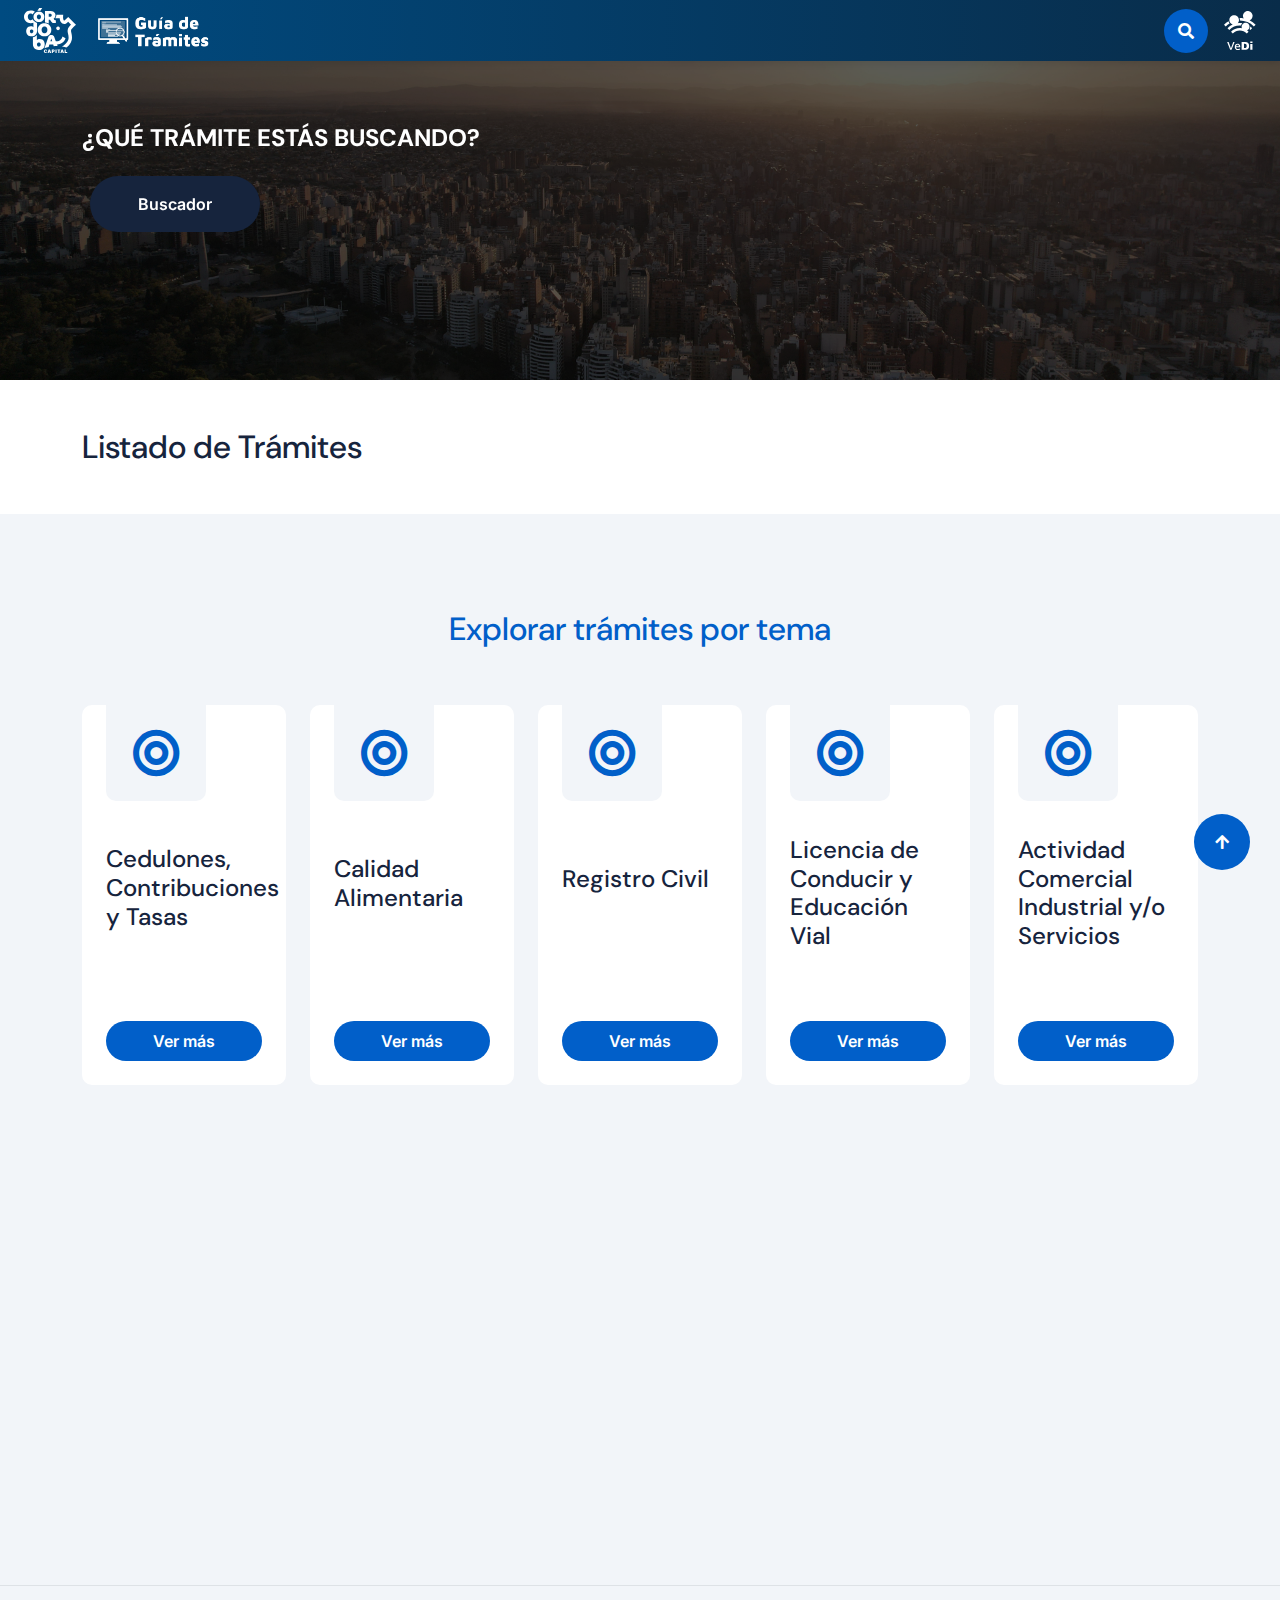
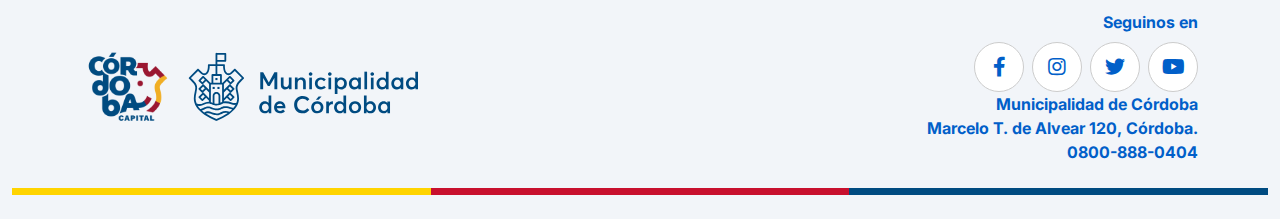
<file: index.html>
<!DOCTYPE html>
<html lang="en">

    <head>
        <meta charset="utf-8">
        <title>Guía de Trámites Municipal</title>
        <meta content="width=device-width, initial-scale=1.0" name="viewport">
        <meta content="" name="keywords">
        <meta content="" name="description">

        <!-- Google Web Fonts -->
        <link rel="preconnect" href="https://fonts.googleapis.com">
        <link rel="preconnect" href="https://fonts.gstatic.com" crossorigin>
        <link href="https://fonts.googleapis.com/css2?family=DM+Sans:ital,opsz,wght@0,9..40,100..1000;1,9..40,100..1000&family=Inter:slnt,wght@-10..0,100..900&display=swap" rel="stylesheet">

        <!-- Icon Font Stylesheet -->
        <link rel="stylesheet" href="https://use.fontawesome.com/releases/v5.15.4/css/all.css"/>
        <link href="https://cdn.jsdelivr.net/npm/bootstrap-icons@1.4.1/font/bootstrap-icons.css" rel="stylesheet">

        <!-- Libraries Stylesheet -->
        <link rel="stylesheet" href="lib/animate/animate.min.css"/>
        <link href="lib/lightbox/css/lightbox.min.css" rel="stylesheet">
        <link href="lib/owlcarousel/assets/owl.carousel.min.css" rel="stylesheet">


        <!-- Customized Bootstrap Stylesheet -->
        <link href="css/bootstrap.min.css" rel="stylesheet">

        <!-- Template Stylesheet -->
        <link href="css/style.css" rel="stylesheet">
    </head>

    <body>

        <!-- Spinner Start -->
        <div id="spinner" class="show bg-white position-fixed translate-middle w-100 vh-100 top-50 start-50 d-flex align-items-center justify-content-center">
            <div class="spinner-border text-primary" style="width: 3rem; height: 3rem;" role="status">
                <span class="sr-only">Cargando...</span>
            </div>
        </div>
        <!-- Spinner End -->

        <!-- Start Header Guía de Trámites -->
        <div class="container-fluid px-0">
            <header class="gt-header d-flex justify-content-between align-items-center px-4 py-2">
                <!-- Izquierda -->
                <div class="d-flex align-items-center gap-3">
                    <a href="https://cordoba.gob.ar/" target="_blank" rel="noopener">
                        <img src="img/logo_muni_blanco.svg" alt="Municipalidad de Córdoba" class="logo-header" />
                    </a>
                    <a href="index.html">
                        <img src="img/logo_gt_blanco.png" alt="Logo Guía de Trámites" class="logo-header" />
                    </a>
                </div>

                <!-- Derecha -->
                <div class="d-flex align-items-center gap-3">
                    <button class="btn btn-primary btn-md-square rounded-circle flex-shrink-0" data-bs-toggle="modal" data-bs-target="#searchModal">
                        <i class="fas fa-search"></i>
                    </button>
                    <a href="https://vedi.cordoba.gob.ar/" target="_blank" rel="noopener">
                        <img src="img/vedi.svg" alt="VeDi" class="logo-vedi" />
                    </a>
                </div>
            </header>
        </div>
        <!-- End Header Gúia de Trámites-->

        <!-- Modal Search Start -->
        <div class="modal fade" id="searchModal" tabindex="-1" aria-labelledby="exampleModalLabel" aria-hidden="true">
            <div class="modal-dialog modal-fullscreen">
                <div class="modal-content rounded-0">
                    <div class="modal-header">
                        <button type="button" class="btn-close" data-bs-dismiss="modal" aria-label="Close"></button>
                    </div>
                    <div class="modal-body d-flex align-items-center bg-primary">
                        <div class="input-group w-75 mx-auto d-flex">
                            <input type="search" class="form-control p-3" placeholder="Buscar tramite..." aria-describedby="search-icon-1">
                            <span id="search-icon-1" class="btn bg-light border nput-group-text p-3"><i class="fa fa-search"></i></span>
                        </div>
                    </div>
                </div>
            </div>
        </div>
        <!-- Modal Search End -->


        <!-- Carousel Start -->
        <div class="header-carousel owl-carousel">
            <div class="header-carousel-item position-relative" style="background-image: url('img/gob_abierto_4-03.png'); background-size: cover; background-position: center;">
                <!-- Capa de oscurecimiento -->
                <div class="position-absolute top-0 start-0 w-100 h-100" style="background: rgba(0,0,0,0.4); z-index:1;"></div>
         
                <!-- Contenido del carousel -->
                <div class="carousel-caption position-relative" style="z-index:2;">
                    <div class="container">
                        <div class="row g-4 align-items-center">
                            <div class="col-lg-7 animated fadeInLeft">
                                <div class="text-sm-center text-md-start">
                                    <h4 class="text-white text-uppercase fw-bold mb-4">¿Qué trámite estás buscando?</h4>
                                    <div class="d-flex justify-content-center justify-content-md-start flex-shrink-0 mb-4">
                                        <a class="btn btn-dark rounded-pill py-3 px-4 px-md-5 ms-2" href="#">Buscador</a>
                                    </div>
                                </div>
                            </div>
                        </div>
                    </div>
                </div>
            </div>
        </div>
        <!-- Carousel End -->


        <div class="container my-5">
            <h2 class="mb-4">Listado de Trámites</h2>
            <div id="tramites-list"></div>
        </div>
        
        
        <!-- Feature Start -->
        <div class="container-fluid feature bg-light py-5">
            <div class="container py-5">
                <div class="text-center mx-auto pb-5 wow fadeInUp" data-wow-delay="0.2s" style="max-width: 800px;">
                    <h2 class="text-primary">Explorar trámites por tema</h3>
                </div>
                <div class="row g-4">
                    <div class="col-6 col-sm-4 col-md-3 col-xl-5th wow fadeInUp" data-wow-delay="0.2s">
                        <div class="feature-item hover-yellow p-4 pt-0 p-4 pt-0">
                            <div class="feature-icon p-4 mb-4">
                                <i class="fa fa-bullseye fa-3x"></i>
                            </div>
                            <h4 class="mb-4">Cedulones, Contribuciones y Tasas</h4>
                            <p class="mb-4">
                            </p>
                            <a href="404.html" class="btn btn-primary rounded-pill py-2 px-4" href="#">Ver más</a>
                        </div>
                    </div>
                    <div class="col-6 col-sm-4 col-md-3 col-xl-5th wow fadeInUp" data-wow-delay="0.4s">
                        <div href="calidad_alimentaria.html" class="feature-item hover-red p-4 pt-0">
                            <div class="feature-icon p-4 mb-4">
                                <i class="fa fa-bullseye fa-3x"></i>
                            </div>
                            <h4 class="mb-4">Calidad Alimentaria</h4>
                            <p class="mb-4">
                            </p>
                            <a href="calidad_alimentaria.html" class="btn btn-primary rounded-pill py-2 px-4" href="#">Ver más</a>
                        </div>
                    </div>
                    <div class="col-6 col-sm-4 col-md-3 col-xl-5th wow fadeInUp" data-wow-delay="0.6s">
                        <div class="feature-item hover-blue p-4 pt-0">
                            <div class="feature-icon p-4 mb-4">
                                <i class="fa fa-bullseye fa-3x"></i>
                            </div>
                            <h4 class="mb-4">Registro Civil</h4>
                            <p class="mb-4">
                            </p>
                            <a href="registro_civil.html" class="btn btn-primary rounded-pill py-2 px-4" href="#">Ver más</a>
                        </div>
                    </div>
                    <div class="col-6 col-sm-4 col-md-3 col-xl-5th wow fadeInUp" data-wow-delay="0.8s">
                        <div class="feature-item hover-yellow p-4 pt-0">
                            <div class="feature-icon p-4 mb-4">
                                <i class="fa fa-bullseye fa-3x"></i>
                            </div>
                            <h4 class="mb-4">Licencia de Conducir y Educación Vial</h4>
                            <p class="mb-4">
                            </p>
                            <a href="404.html" class="btn btn-primary rounded-pill py-2 px-4" href="#">Ver más</a>
                        </div>
                    </div>
                    <div class="col-6 col-sm-4 col-md-3 col-xl-5th wow fadeInUp" data-wow-delay="0.2s">
                        <div class="feature-item hover-red p-4 pt-0">
                            <div class="feature-icon p-4 mb-4">
                                <i class="fa fa-bullseye fa-3x"></i>
                            </div>
                            <h4 href="404.html" class="mb-4">Actividad Comercial Industrial y/o Servicios</h4>
                            <p class="mb-4"> 
                            </p>
                            <a class="btn btn-primary rounded-pill py-2 px-4" href="#">Ver más</a>
                        </div>
                    </div>
                    <div class="col-6 col-sm-4 col-md-3 col-xl-5th wow fadeInUp" data-wow-delay="0.4s">
                        <div class="feature-item hover-blue p-4 pt-0">
                            <div class="feature-icon p-4 mb-4">
                                <i class="fa fa-bullseye fa-3x"></i>
                            </div>
                            <h4 class="mb-4">Ciudadano Digital</h4>
                            <p class="mb-4"> 
                            </p>
                            <a href="404.html" class="btn btn-primary rounded-pill py-2 px-4" href="#">Ver más</a>
                        </div>
                    </div>
                    <div class="col-6 col-sm-4 col-md-3 col-xl-5th wow fadeInUp" data-wow-delay="0.6s">
                        <div class="feature-item hover-yellow p-4 pt-0">
                            <div class="feature-icon p-4 mb-4">
                                <i class="fa fa-bullseye fa-3x"></i>
                            </div>
                            <h4 class="mb-4">Obras Privadas y Uso del Suelo</h4>
                            <p class="mb-4"> 
                            </p>
                            <a href="404.html" class="btn btn-primary rounded-pill py-2 px-4" href="#">Ver más</a>
                        </div>
                    </div>
                    <div class="col-6 col-sm-4 col-md-3 col-xl-5th wow fadeInUp" data-wow-delay="0.8s">
                        <div class="feature-item hover-red p-4 pt-0">
                            <div class="feature-icon p-4 mb-4">
                                <i class="fa fa-bullseye fa-3x"></i>
                            </div>
                            <h4 class="mb-4">Catastro</h4>
                            <p class="mb-4"> 
                            </p>
                            <a href="404.html" class="btn btn-primary rounded-pill py-2 px-4" href="#">Ver más</a>
                        </div>
                    </div>
                    <div class="col-6 col-sm-4 col-md-3 col-xl-5th wow fadeInUp" data-wow-delay="0.6s">
                        <div class="feature-item hover-blue p-4 pt-0">
                            <div class="feature-icon p-4 mb-4">
                                <i class="fa fa-bullseye fa-3x"></i>
                            </div>
                            <h4 class="mb-4">Planeamiento Urbano</h4>
                            <p class="mb-4"> 
                            </p>
                            <a href="404.html" class="btn btn-primary rounded-pill py-2 px-4" href="#">Ver más</a>
                        </div>
                    </div>
                </div>
            </div>
        </div>
        <!-- Feature End -->

        <!-- Footer Start -->
        <div class="container-fluid bg-light py-4 border-top">
            <div class="container">
                <div class="row align-items-center justify-content-between">

                    <!-- Logos -->
                    <div class="col-md-6 d-flex align-items-center mb-3 mb-md-0">
                        <img src="img/cropped-Logo-Color_Mesa-de-trabajo-1.png" alt="Logo Córdoba" style="height: 90px;" class="me-3">
                        <img src="img/logo-muni.svg" alt="Logo Municipalidad" style="height: 70px;">
                    </div>

                    <!-- Info institucional -->
                    <div class="col-md-6 text-md-end text-center">
                      <p class="mb-1 footer-text">Seguinos en</p>
                      <div class="footer-btn d-flex justify-content-md-end justify-content-center mt-2">
                        <a class="btn btn-lg-square rounded-circle me-2 social-icon" href="#"><i class="fab fa-facebook-f"></i></a>
                        <a class="btn btn-lg-square rounded-circle me-2 social-icon" href="#"><i class="fab fa-instagram"></i></a>
                        <a class="btn btn-lg-square rounded-circle me-2 social-icon" href="#"><i class="fab fa-twitter"></i></a>
                        <a class="btn btn-lg-square rounded-circle social-icon" href="#"><i class="fab fa-youtube"></i></a>
                      </div>
                      <p class="mb-0 footer-text fw-bold">Municipalidad de Córdoba</p>
                      <p class="mb-0 footer-text fw-bold">Marcelo T. de Alvear 120, Córdoba.</p>
                      <p class="mb-0 footer-text fw-bold">0800-888-0404</p>
                    </div>
                </div>
            </div>

            <!-- Línea tricolor inferior -->
            <div class="mt-4" style="height: 7px; display: flex;">
                <div style="flex: 1; background-color: #FFD400;"></div> <!-- Amarillo -->
                <div style="flex: 1; background-color: #C8102E;"></div> <!-- Rojo -->
                <div style="flex: 1; background-color: #004B81;"></div> <!-- Azul -->
            </div>
        </div>
            
        <!-- Footer End -->

        <!-- Back to Top -->
        <a href="#" class="btn btn-primary btn-lg-square rounded-circle back-to-top"><i class="fa fa-arrow-up"></i></a>   

        
        <!-- JavaScript Libraries -->
        <script src="https://ajax.googleapis.com/ajax/libs/jquery/3.6.4/jquery.min.js"></script>
        <script src="https://cdn.jsdelivr.net/npm/bootstrap@5.0.0/dist/js/bootstrap.bundle.min.js"></script>
        <script src="lib/wow/wow.min.js"></script>
        <script src="lib/easing/easing.min.js"></script>
        <script src="lib/waypoints/waypoints.min.js"></script>
        <script src="lib/counterup/counterup.min.js"></script>
        <script src="lib/lightbox/js/lightbox.min.js"></script>
        <script src="lib/owlcarousel/owl.carousel.min.js"></script>
        

        <!-- Template Javascript -->
        <script src="js/main.js"></script>


    </body>

</html>
</file>
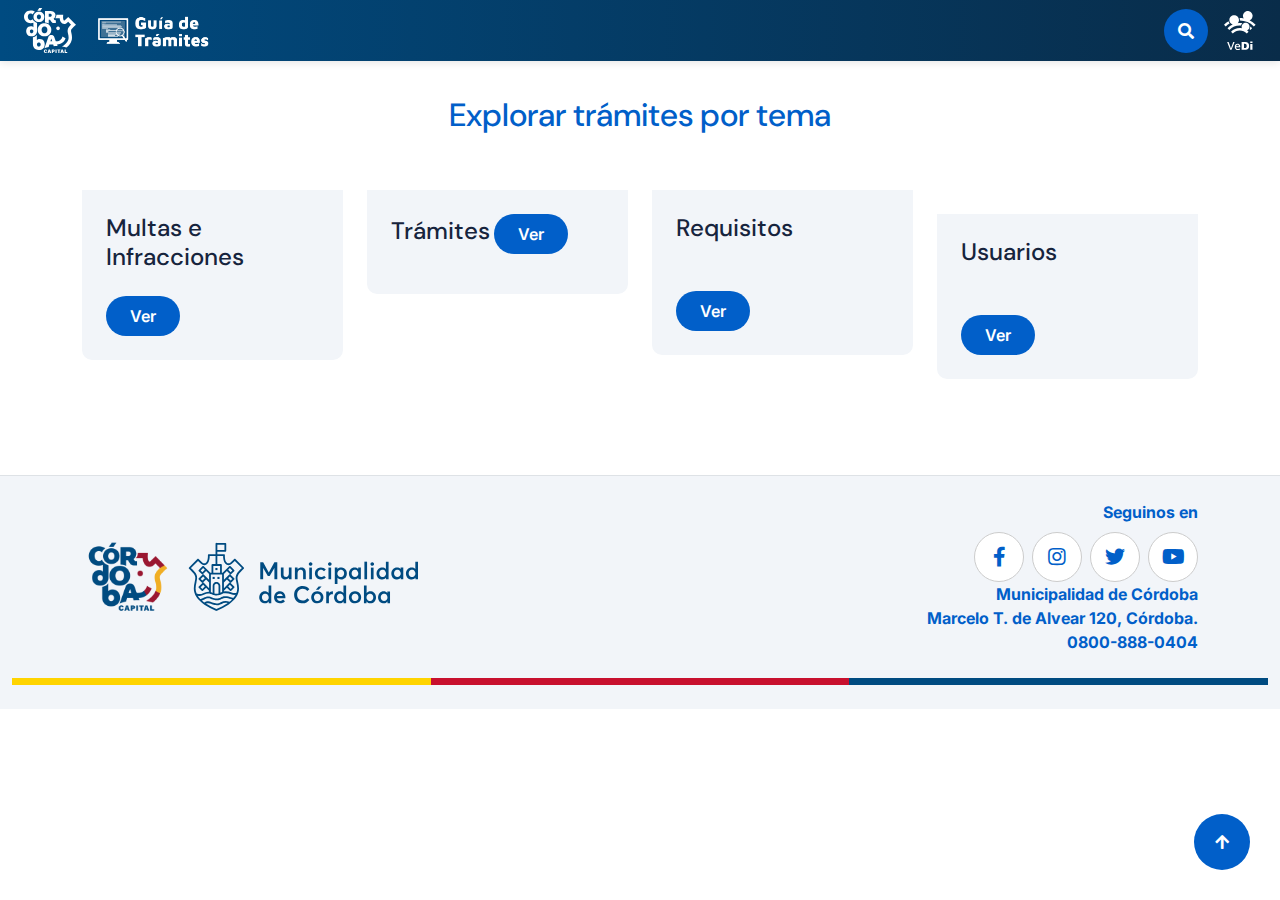
<file: index copy.html>
<!DOCTYPE html>
<html lang="en">

    <head>
        <meta charset="utf-8">
        <title>Guía de Trámites Municipal</title>
        <meta content="width=device-width, initial-scale=1.0" name="viewport">
        <meta content="" name="keywords">
        <meta content="" name="description">

        <!-- Google Web Fonts -->
        <link rel="preconnect" href="https://fonts.googleapis.com">
        <link rel="preconnect" href="https://fonts.gstatic.com" crossorigin>
        <link href="https://fonts.googleapis.com/css2?family=DM+Sans:ital,opsz,wght@0,9..40,100..1000;1,9..40,100..1000&family=Inter:slnt,wght@-10..0,100..900&display=swap" rel="stylesheet">

        <!-- Icon Font Stylesheet -->
        <link rel="stylesheet" href="https://use.fontawesome.com/releases/v5.15.4/css/all.css"/>
        <link href="https://cdn.jsdelivr.net/npm/bootstrap-icons@1.4.1/font/bootstrap-icons.css" rel="stylesheet">

        <!-- Libraries Stylesheet -->
        <link rel="stylesheet" href="lib/animate/animate.min.css"/>
        <link href="lib/lightbox/css/lightbox.min.css" rel="stylesheet">
        <link href="lib/owlcarousel/assets/owl.carousel.min.css" rel="stylesheet">


        <!-- Customized Bootstrap Stylesheet -->
        <link href="css/bootstrap.min.css" rel="stylesheet">

        <!-- Template Stylesheet -->
        <link href="css/style.css" rel="stylesheet">
    </head>

    <body>

        <!-- Spinner Start -->
        <div id="spinner" class="show bg-white position-fixed translate-middle w-100 vh-100 top-50 start-50 d-flex align-items-center justify-content-center">
            <div class="spinner-border text-primary" style="width: 3rem; height: 3rem;" role="status">
                <span class="sr-only">Cargando...</span>
            </div>
        </div>
        <!-- Spinner End -->

        <!-- Start Header Guía de Trámites -->
        <div class="container-fluid px-0">
            <header class="gt-header d-flex justify-content-between align-items-center px-4 py-2">
                <!-- Izquierda -->
                <div class="d-flex align-items-center gap-3">
                    <a href="https://cordoba.gob.ar/" target="_blank" rel="noopener">
                        <img src="img/logo_muni_blanco.svg" alt="Municipalidad de Córdoba" class="logo-header" />
                    </a>
                    <a href="index.html">
                        <img src="img/logo_gt_blanco.png" alt="Logo Guía de Trámites" class="logo-header" />
                    </a>
                </div>

                <!-- Derecha -->
                <div class="d-flex align-items-center gap-3">
                    <button class="btn btn-primary btn-md-square rounded-circle flex-shrink-0" data-bs-toggle="modal" data-bs-target="#searchModal">
                        <i class="fas fa-search"></i>
                    </button>
                    <a href="https://vedi.cordoba.gob.ar/" target="_blank" rel="noopener">
                        <img src="img/vedi.svg" alt="VeDi" class="logo-vedi" />
                    </a>
                </div>
            </header>
        </div>
        <!-- End Header Gúia de Trámites-->

        <!-- Modal Search Start -->
        <div class="modal fade" id="searchModal" tabindex="-1" aria-labelledby="exampleModalLabel" aria-hidden="true">
            <div class="modal-dialog modal-fullscreen">
                <div class="modal-content rounded-0">
                    <div class="modal-header">
                        <button type="button" class="btn-close" data-bs-dismiss="modal" aria-label="Close"></button>
                    </div>
                    <div class="modal-body d-flex align-items-center bg-primary">
                        <div class="input-group w-75 mx-auto d-flex">
                            <input type="search" class="form-control p-3" placeholder="Buscar tramite..." aria-describedby="search-icon-1">
                            <span id="search-icon-1" class="btn bg-light border nput-group-text p-3"><i class="fa fa-search"></i></span>
                        </div>
                    </div>
                </div>
            </div>
        </div>
        <!-- Modal Search End -->

        <!-- Service Start -->
        <div class="container-fluid service py-5">
            <div class="container py-5">
                <div class="text-center mx-auto pb-5 wow fadeInUp" data-wow-delay="0.2s" style="max-width: 800px;">
                    <h2 class="text-primary">Explorar trámites por tema</h3>
                </div>
                <div class="row g-4 justify-content-center">
                    <div class="col-md-6 col-lg-6 col-xl-3 wow fadeInUp" data-wow-delay="0.2s">
                        <div class="service-item">
                            <div class="service-img">
                                <div class="service-icon p-3">
                                    <i class="fa fa-users fa-2x"></i>
                                </div>
                            </div>
                            <div class="service-content p-4">
                                <div class="service-content-inner">
                                    <a href="#" class="d-inline-block h4 mb-4">Multas e Infracciones</a>
                                    <a class="btn btn-primary rounded-pill py-2 px-4" href="#">Ver</a>
                                </div>
                            </div>
                        </div>
                    </div>
                    <div class="col-md-6 col-lg-6 col-xl-3 wow fadeInUp" data-wow-delay="0.4s">
                        <div class="service-item">
                            <div class="service-img">
                                <div class="service-icon p-3">
                                    <i class="fa fa-hospital fa-2x"></i>
                                </div>
                            </div>
                            <div class="service-content p-4">
                                <div class="service-content-inner">
                                    <a href="#" class="d-inline-block h4 mb-4">Trámites</a>
                                    <a class="btn btn-primary rounded-pill py-2 px-4" href="#">Ver</a>
                                </div>
                            </div>
                        </div>
                    </div>
                    <div class="col-md-6 col-lg-6 col-xl-3 wow fadeInUp" data-wow-delay="0.6s">
                        <div class="service-item">
                            <div class="service-img">
                                <div class="service-icon p-3">
                                    <i class="fa fa-car fa-2x"></i>
                                </div>
                            </div>
                            <div class="service-content p-4">
                                <div class="service-content-inner">
                                    <a href="#" class="d-inline-block h4 mb-4">Requisitos</a>
                                    <p class="mb-4"> </p>
                                    <a class="btn btn-primary rounded-pill py-2 px-4" href="#">Ver</a>
                                </div>
                            </div>
                        </div>
                    </div>
                    <div class="col-md-6 col-lg-6 col-xl-3 wow fadeInUp" data-wow-delay="0.8s">
                        <div class="service-item">
                            <div class="service-img">
                                <img class="img-fluid rounded-top w-100" alt="">
                            </div>
                            <div class="service-content p-4">
                                <div class="service-content-inner">
                                    <a href="#" class="d-inline-block h4 mb-4">Usuarios</a>
                                    <p class="mb-4"> </p>
                                    <a href="registro_civil.html" class="btn btn-primary rounded-pill py-2 px-4" href="#">Ver</a>
                                </div>
                            </div>
                        </div>
                    </div>
                </div>
            </div>
        </div>
        <!-- Service End -->

        <!-- Footer Start -->
        <div class="container-fluid bg-light py-4 border-top">
            <div class="container">
                <div class="row align-items-center justify-content-between">

                    <!-- Logos -->
                    <div class="col-md-6 d-flex align-items-center mb-3 mb-md-0">
                        <img src="img/cropped-Logo-Color_Mesa-de-trabajo-1.png" alt="Logo Córdoba" style="height: 90px;" class="me-3">
                        <img src="img/logo-muni.svg" alt="Logo Municipalidad" style="height: 70px;">
                    </div>

                    <!-- Info institucional -->
                    <div class="col-md-6 text-md-end text-center">
                      <p class="mb-1 footer-text">Seguinos en</p>
                      <div class="footer-btn d-flex justify-content-md-end justify-content-center mt-2">
                        <a class="btn btn-lg-square rounded-circle me-2 social-icon" href="#"><i class="fab fa-facebook-f"></i></a>
                        <a class="btn btn-lg-square rounded-circle me-2 social-icon" href="#"><i class="fab fa-instagram"></i></a>
                        <a class="btn btn-lg-square rounded-circle me-2 social-icon" href="#"><i class="fab fa-twitter"></i></a>
                        <a class="btn btn-lg-square rounded-circle social-icon" href="#"><i class="fab fa-youtube"></i></a>
                      </div>
                      <p class="mb-0 footer-text fw-bold">Municipalidad de Córdoba</p>
                      <p class="mb-0 footer-text fw-bold">Marcelo T. de Alvear 120, Córdoba.</p>
                      <p class="mb-0 footer-text fw-bold">0800-888-0404</p>
                    </div>
                </div>
            </div>

            <!-- Línea tricolor inferior -->
            <div class="mt-4" style="height: 7px; display: flex;">
                <div style="flex: 1; background-color: #FFD400;"></div> <!-- Amarillo -->
                <div style="flex: 1; background-color: #C8102E;"></div> <!-- Rojo -->
                <div style="flex: 1; background-color: #004B81;"></div> <!-- Azul -->
            </div>
        </div>
            
        <!-- Footer End -->

        <!-- Back to Top -->
        <a href="#" class="btn btn-primary btn-lg-square rounded-circle back-to-top"><i class="fa fa-arrow-up"></i></a>   

        
        <!-- JavaScript Libraries -->
        <script src="https://ajax.googleapis.com/ajax/libs/jquery/3.6.4/jquery.min.js"></script>
        <script src="https://cdn.jsdelivr.net/npm/bootstrap@5.0.0/dist/js/bootstrap.bundle.min.js"></script>
        <script src="lib/wow/wow.min.js"></script>
        <script src="lib/easing/easing.min.js"></script>
        <script src="lib/waypoints/waypoints.min.js"></script>
        <script src="lib/counterup/counterup.min.js"></script>
        <script src="lib/lightbox/js/lightbox.min.js"></script>
        <script src="lib/owlcarousel/owl.carousel.min.js"></script>
        

        <!-- Template Javascript -->
        <script src="js/main.js"></script>
    </body>

</html>
</file>
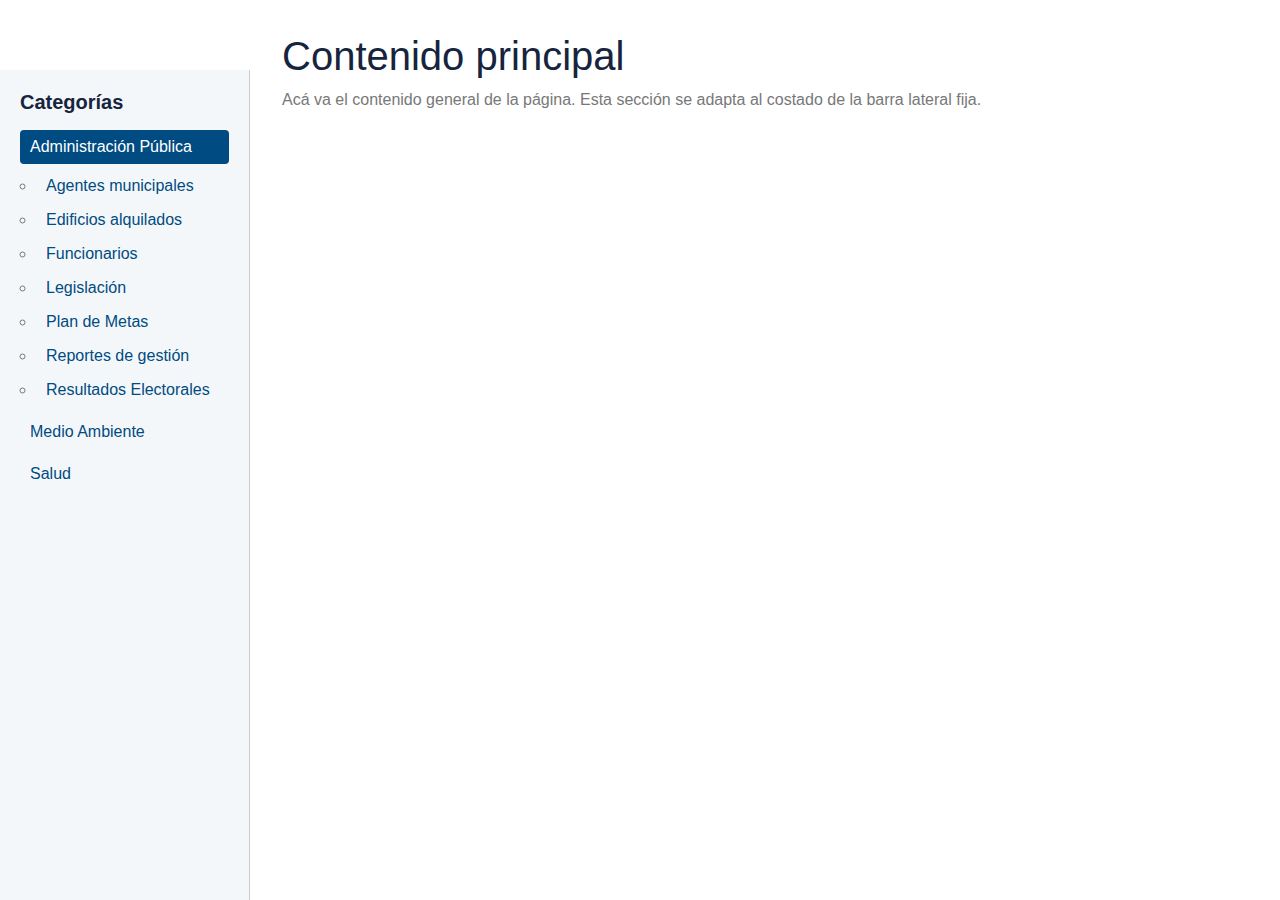
<file: layout_sidebar_fijo.html>
<!DOCTYPE html>
<html lang="es">
<head>
    <meta charset="UTF-8">
    <title>Guía de Trámites - Sidebar Fijo</title>
    <meta name="viewport" content="width=device-width, initial-scale=1.0">
    <link href="css/bootstrap.min.css" rel="stylesheet">
    <link href="css/style.css" rel="stylesheet">
    <style>
        body {
            margin: 0;
            font-family: 'DM Sans', sans-serif;
        }

        .layout {
            display: flex;
            min-height: 100vh;
        }

        .sidebar-custom {
            width: 250px;
            background-color: #f4f7fa;
            border-right: 1px solid #ccc;
            padding: 20px;
            position: fixed;
            top: 70px;
            bottom: 0;
            left: 0;
            overflow-y: auto;
            z-index: 100;
        }

        .sidebar-custom h5 {
            font-weight: bold;
            margin-bottom: 1rem;
        }

        .sidebar-custom .nav {
            list-style: none;
            padding: 0;
            margin: 0;
        }

        .sidebar-custom .nav > li {
            margin-bottom: 0.5rem;
        }

        .sidebar-custom .nav a {
            color: #004B81;
            display: block;
            text-decoration: none;
            padding: 5px 10px;
            border-radius: 4px;
            transition: background 0.3s;
        }

        .sidebar-custom .nav a.active,
        .sidebar-custom .nav a:hover {
            background-color: #004B81;
            color: #fff;
        }

        .sidebar-custom ul ul {
            padding-left: 1rem;
            margin-top: 0.3rem;
        }

        .contenido-principal {
            margin-left: 250px;
            padding: 2rem;
            width: calc(100% - 250px);
        }
    </style>
</head>
<body>

<div class="layout">

    <!-- Sidebar fijo -->
    <aside class="sidebar-custom">
        <h5>Categorías</h5>
        <ul class="nav flex-column">
            <li><a class="active" href="#">Administración Pública</a>
                <ul>
                    <li><a href="#">Agentes municipales</a></li>
                    <li><a href="#">Edificios alquilados</a></li>
                    <li><a href="#">Funcionarios</a></li>
                    <li><a href="#">Legislación</a></li>
                    <li><a href="#">Plan de Metas</a></li>
                    <li><a href="#">Reportes de gestión</a></li>
                    <li><a href="#">Resultados Electorales</a></li>
                </ul>
            </li>
            <li><a href="#">Medio Ambiente</a></li>
            <li><a href="#">Salud</a></li>
        </ul>
    </aside>

    <!-- Contenido principal -->
    <main class="contenido-principal">
        <h1>Contenido principal</h1>
        <p>Acá va el contenido general de la página. Esta sección se adapta al costado de la barra lateral fija.</p>
    </main>

</div>

</body>
</html>
</file>
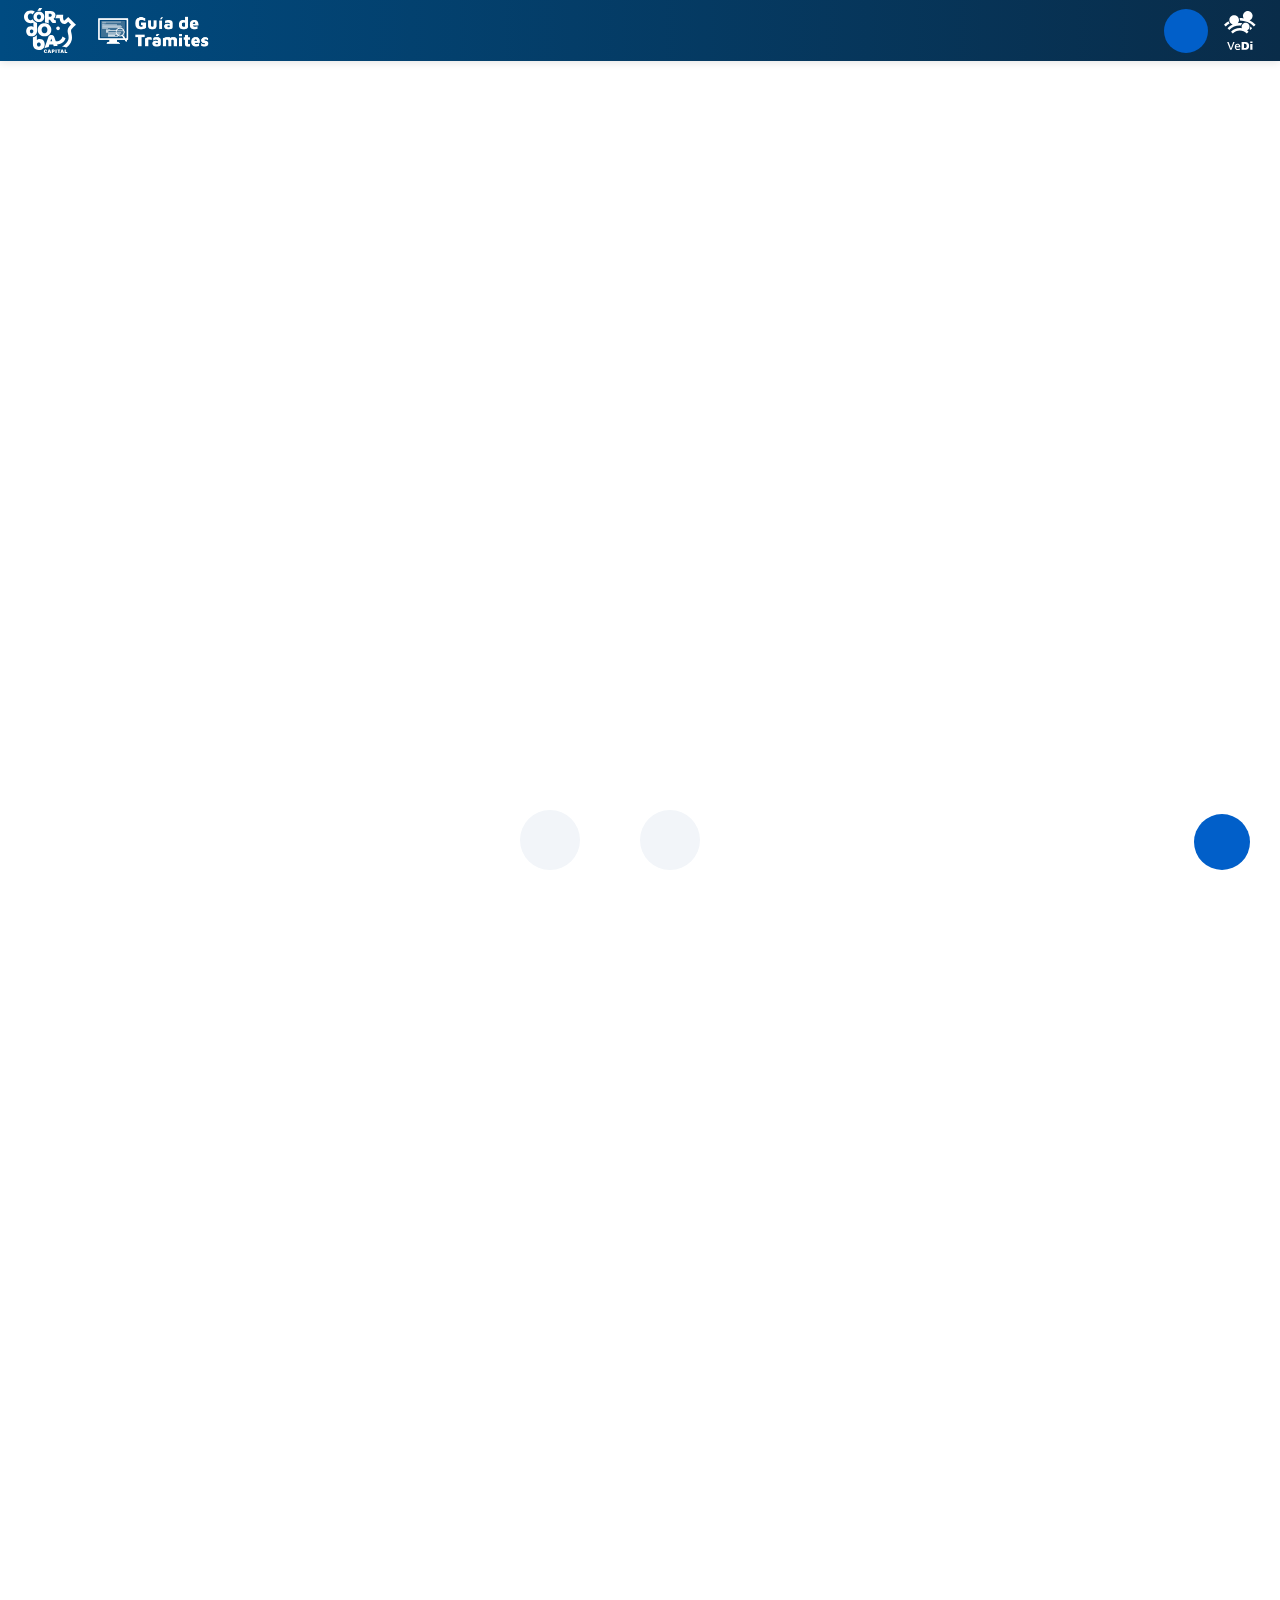
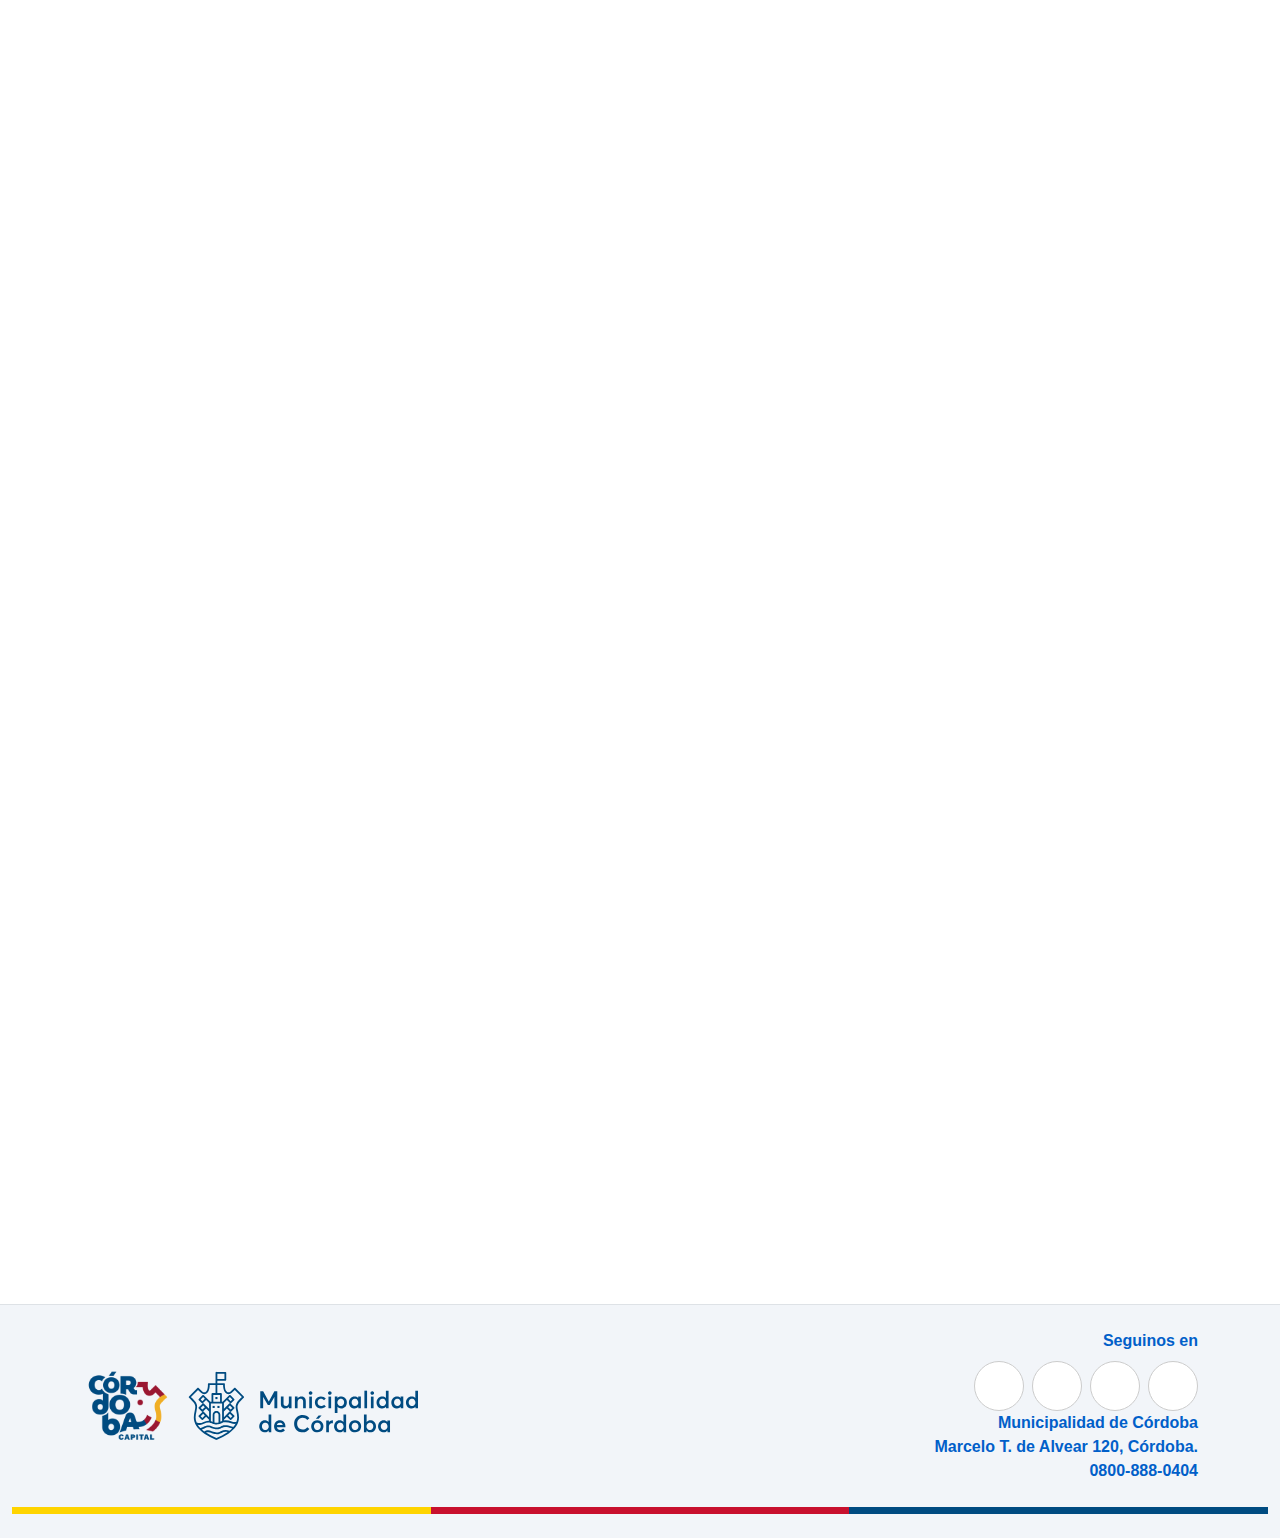
<file: registro_civil.html>
<!DOCTYPE html>
<html lang="en">

    <head>
    heet -->
        <link href="css/bootstrap.min.css" rel="stylesheet">

        <!-- Template Stylesheet -->
        <link href="css/style.css" rel="stylesheet">
    </head>

    <body>

        <!-- Spinner Start -->
        <div id="spinner" class="show bg-white position-fixed translate-middle w-100 vh-100 top-50 start-50 d-flex align-items-center justify-content-center">
            <div class="spinner-border text-primary" style="width: 3rem; height: 3rem;" role="status">
                <span class="sr-only">Cargando...</span>
            </div>
        </div>
        <!-- Spinner End -->

        <!-- Start Header Guía de Trámites -->
        <div class="container-fluid px-0">
            <header class="gt-header d-flex justify-content-between align-items-center px-4 py-2">
                <!-- Izquierda -->
                <div class="d-flex align-items-center gap-3">
                    <a href="https://cordoba.gob.ar/" target="_blank" rel="noopener">
                        <img src="img/logo_muni_blanco.svg" alt="Municipalidad de Córdoba" class="logo-header" />
                    </a>
                    <a href="index.html">
                        <img src="img/logo_gt_blanco.png" alt="Logo Guía de Trámites" class="logo-header" />
                    </a>
                </div>

                <!-- Derecha -->
                <div class="d-flex align-items-center gap-3">
                    <button class="btn btn-primary btn-md-square rounded-circle flex-shrink-0" data-bs-toggle="modal" data-bs-target="#searchModal">
                        <i class="fas fa-search"></i>
                    </button>
                    <a href="https://vedi.cordoba.gob.ar/" target="_blank" rel="noopener">
                        <img src="img/vedi.svg" alt="VeDi" class="logo-vedi" />
                    </a>
                </div>
            </header>
        </div>
        <!-- End Header Gúia de Trámites-->

        <!-- Modal Search Start -->
        <div class="modal fade" id="searchModal" tabindex="-1" aria-labelledby="exampleModalLabel" aria-hidden="true">
            <div class="modal-dialog modal-fullscreen">
                <div class="modal-content rounded-0">
                    <div class="modal-header">
                        <h5 class="modal-title" id="exampleModalLabel">Buscar</h5>
                        <button type="button" class="btn-close" data-bs-dismiss="modal" aria-label="Close"></button>
                    </div>
                    <div class="modal-body d-flex align-items-center bg-primary">
                        <div class="input-group w-75 mx-auto d-flex">
                            <input type="search" class="form-control p-3" placeholder="keywords" aria-describedby="search-icon-1">
                            <span id="search-icon-1" class="btn bg-light border nput-group-text p-3"><i class="fa fa-search"></i></span>
                        </div>
                    </div>
                </div>
            </div>
        </div>
        <!-- Modal Search End -->


        <!-- Carousel Start -->
        <div class="header-carousel owl-carousel">
            <div class="header-carousel-item position-relative" style="background-image: url('img/gob_abierto_4-03.png'); background-size: cover; background-position: center;">
                <!-- Capa de oscurecimiento -->
                <div class="position-absolute top-0 start-0 w-100 h-100" style="background: rgba(0,0,0,0.4); z-index:1;"></div>
         
                <!-- Contenido del carousel -->
                <div class="carousel-caption position-relative" style="z-index:2;">
                    <div class="container">
                        <div class="row g-7 align-items-center">
                            <div class="col-lg-7 animated fadeInLeft">
                                <div class="text-sm-center text-md-start">
                                    <h4 class="text-white text-uppercase fw-bold mb-4">Registro Civil</h4>
                                </div>
                            </div>
                        </div>
                    </div>
                </div>
            </div>
        </div>
        <!-- Carousel End -->


        <!-- Blog Start -->
        <div class="container-fluid blog py-5">
            <div class="container py-5">
                <div class="row g-4 justify-content-center">
                    <div class="col-lg-6 col-xl-4 wow fadeInUp" data-wow-delay="0.2s">
                        <div class="blog-item">
                            <div class="blog-img">
                                <img src="img/blog-2.png" class="img-fluid rounded-top w-100" alt="">
                            </div>
                            <div class="blog-content p-4">
                                <div class="blog-comment d-flex justify-content-between mb-3">
                                    <div class="small"><span class="fa fa-user text-primary"></span> Registro Civil</div>
                                    
                                    <div class="small"><span class="fa fa-calendar text-primary"></span> 30 Dec 2025</div>
                                </div>
                                <a href="#" class="h4 d-inline-block mb-3">DNI - Nuevo ejemplar</a>
                                <p class="mb-3">Para reemplazar el DNI por deterioro, extravio, robo o por caducidad de DNI</p>
                                <a href="#" class="btn p-0">Ver más  <i class="fa fa-arrow-right"></i></a>
                            </div>
                        </div>
                    </div>
                    <div class="col-lg-6 col-xl-4 wow fadeInUp" data-wow-delay="0.4s">
                        <div class="blog-item">
                            <div class="blog-img">
                                <img src="img/blog-3.png" class="img-fluid rounded-top w-100" alt="">
                            </div>
                            <div class="blog-content p-4">
                                <div class="blog-comment d-flex justify-content-between mb-3">
                                    <div class="small"><span class="fa fa-user text-primary"></span> Registro Civil</div>
                                    
                                    <div class="small"><span class="fa fa-calendar text-primary"></span> 30 Dec 2025</div>
                                </div>
                                <a href="#" class="h4 d-inline-block mb-3">DNI - Cambio de domicilio</a>
                                <p class="mb-3">Tramite por el cual se registra el nuevo domicilio del solicitante</p>
                                <a href="#" class="btn p-0">Ver más  <i class="fa fa-arrow-right"></i></a>
                            </div>
                        </div>
                    </div>
                    <div class="col-lg-6 col-xl-4 wow fadeInUp" data-wow-delay="0.6s">
                        <div class="blog-item">
                            <div class="blog-img">
                                <img src="img/blog-3.png" class="img-fluid rounded-top w-100" alt="">
                            </div>
                            <div class="blog-content p-4">
                                <div class="blog-comment d-flex justify-content-between mb-3">
                                    <div class="small"><span class="fa fa-user text-primary"></span> Registro Civil</div>
                                    
                                    <div class="small"><span class="fa fa-calendar text-primary"></span> 30 Dec 2025</div>
                                </div>
                                <a href="#" class="h4 d-inline-block mb-3">Solicitud de copia de partidas/actas de nacimiento, matrimonio, defunción y unión convivencial</a>
                                <p class="mb-3">El trámite se inicia de manera online sin turno previo a través de VeDi. También se puede acceder desde el sitio web de Municipalidad de Córdoba. La demora es de 3 a 7 días hábiles, dependiendo de la cantidad de información del acta brindada. La copia de acta posee una vigencia de 60 días corridos desde que el trámite figura en estado de "Entrega de Actas"</p>
                                <a href="#" class="btn p-0">Ver más  <i class="fa fa-arrow-right"></i></a>
                            </div>
                        </div>
                    </div>
                </div>
            </div>
        </div>
        <!-- Blog End -->

        <!-- Footer Start -->
        <div class="container-fluid bg-light py-4 border-top">
            <div class="container">
                <div class="row align-items-center justify-content-between">

                    <!-- Logos -->
                    <div class="col-md-6 d-flex align-items-center mb-3 mb-md-0">
                        <img src="img/cropped-Logo-Color_Mesa-de-trabajo-1.png" alt="Logo Córdoba" style="height: 90px;" class="me-3">
                        <img src="img/logo-muni.svg" alt="Logo Municipalidad" style="height: 70px;">
                    </div>

                    <!-- Info institucional -->
                    <div class="col-md-6 text-md-end text-center">
                      <p class="mb-1 footer-text">Seguinos en</p>
                      <div class="footer-btn d-flex justify-content-md-end justify-content-center mt-2">
                        <a class="btn btn-lg-square rounded-circle me-2 social-icon" href="#"><i class="fab fa-facebook-f"></i></a>
                        <a class="btn btn-lg-square rounded-circle me-2 social-icon" href="#"><i class="fab fa-instagram"></i></a>
                        <a class="btn btn-lg-square rounded-circle me-2 social-icon" href="#"><i class="fab fa-twitter"></i></a>
                        <a class="btn btn-lg-square rounded-circle social-icon" href="#"><i class="fab fa-youtube"></i></a>
                      </div>
                      <p class="mb-0 footer-text fw-bold">Municipalidad de Córdoba</p>
                      <p class="mb-0 footer-text fw-bold">Marcelo T. de Alvear 120, Córdoba.</p>
                      <p class="mb-0 footer-text fw-bold">0800-888-0404</p>
                    </div>
                </div>
            </div>

            <!-- Línea tricolor inferior -->
            <div class="mt-4" style="height: 7px; display: flex;">
                <div style="flex: 1; background-color: #FFD400;"></div> <!-- Amarillo -->
                <div style="flex: 1; background-color: #C8102E;"></div> <!-- Rojo -->
                <div style="flex: 1; background-color: #004B81;"></div> <!-- Azul -->
            </div>
        </div>
            
        <!-- Footer End -->
        <a href="#" class="btn btn-primary btn-lg-square rounded-circle back-to-top"><i class="fa fa-arrow-up"></i></a>   

        
        <!-- JavaScript Libraries -->
        <script src="https://ajax.googleapis.com/ajax/libs/jquery/3.6.4/jquery.min.js"></script>
        <script src="https://cdn.jsdelivr.net/npm/bootstrap@5.0.0/dist/js/bootstrap.bundle.min.js"></script>
        <script src="lib/wow/wow.min.js"></script>
        <script src="lib/easing/easing.min.js"></script>
        <script src="lib/waypoints/waypoints.min.js"></script>
        <script src="lib/counterup/counterup.min.js"></script>
        <script src="lib/lightbox/js/lightbox.min.js"></script>
        <script src="lib/owlcarousel/owl.carousel.min.js"></script>
        

        <!-- Template Javascript -->
        <script src="js/main.js"></script>
    </body>

</html>
</file>
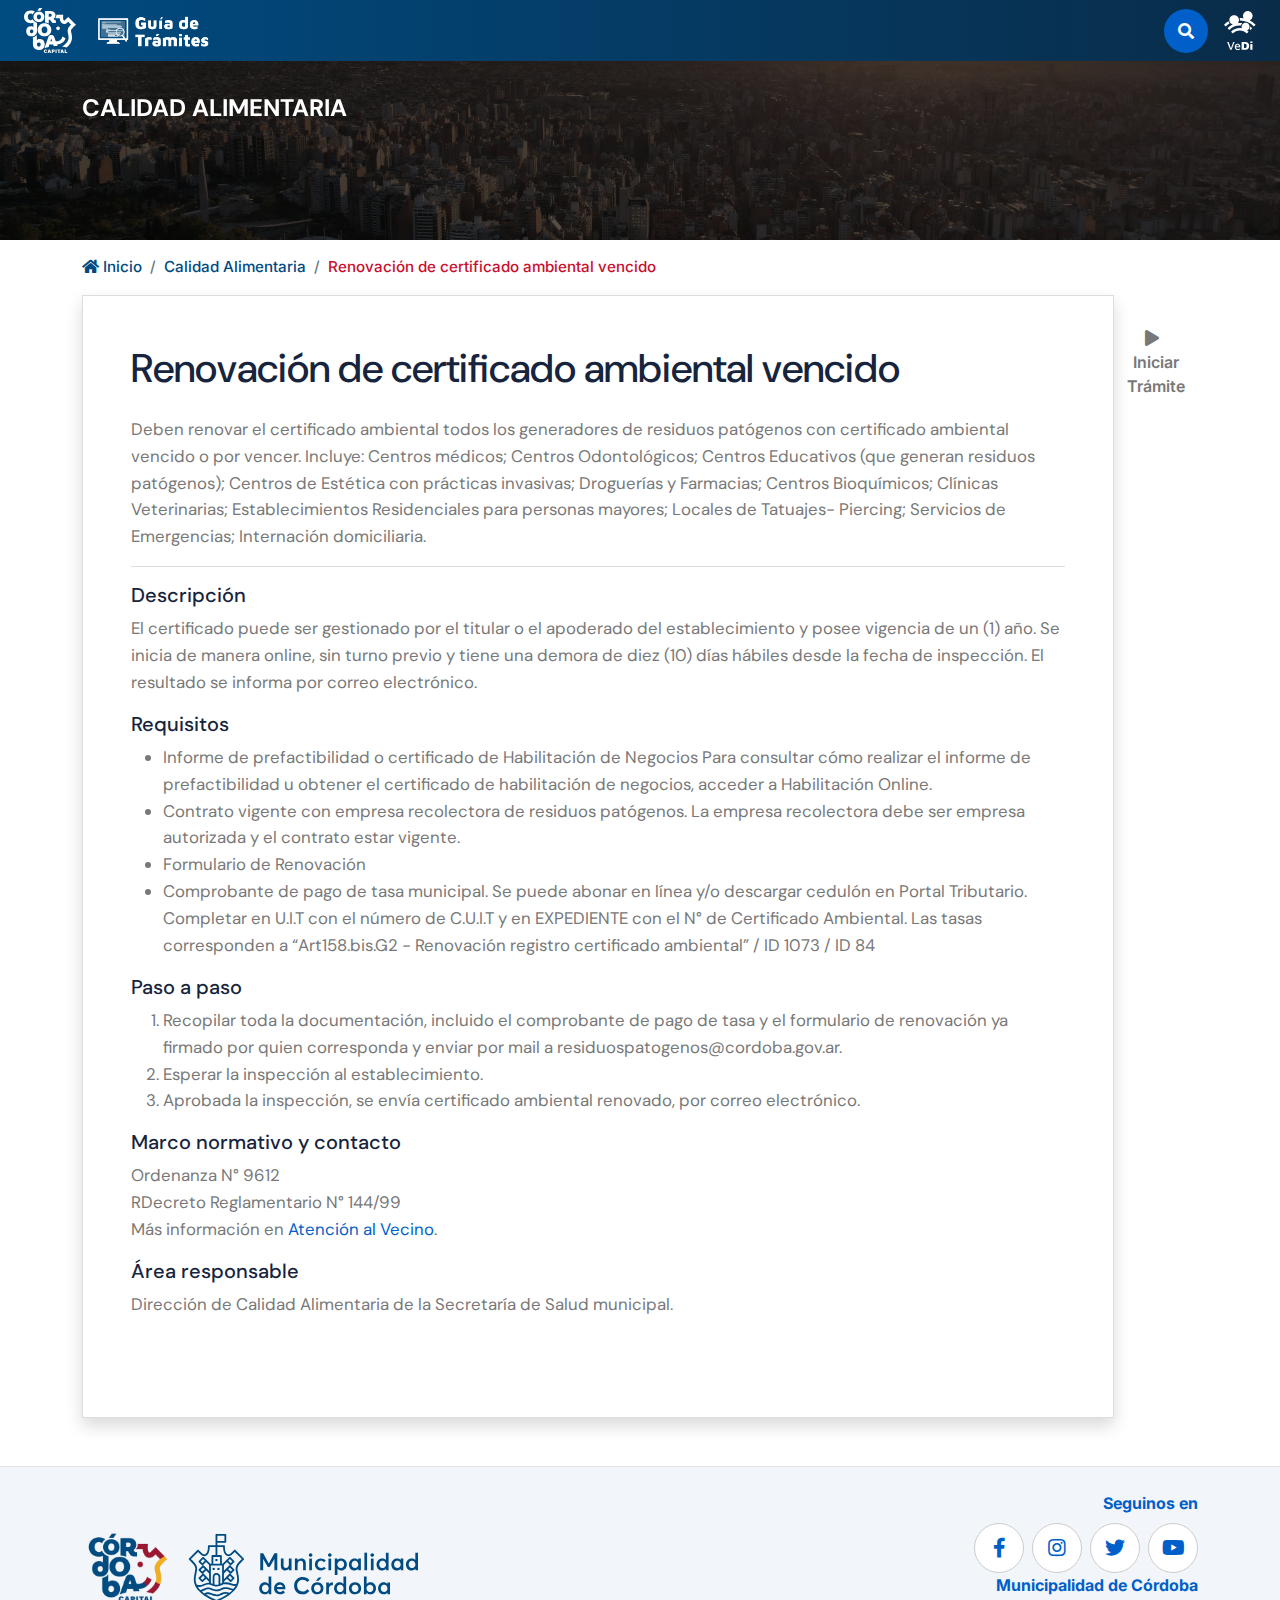
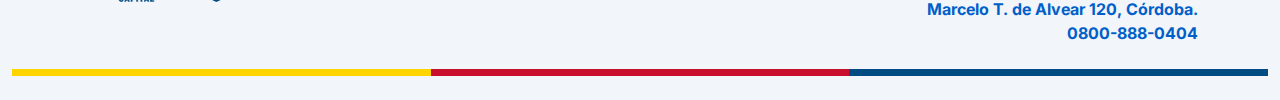
<file: tramite_renovacion_ambiental_vencido.html>
<!DOCTYPE html>
<html lang="en">

    <head>
        <meta charset="utf-8">
        <title>Guía de Trámites Municipal</title>
        <meta content="width=device-width, initial-scale=1.0" name="viewport">
        <meta content="" name="keywords">
        <meta content="" name="description">

        <!-- Google Web Fonts -->
        <link rel="preconnect" href="https://fonts.googleapis.com">
        <link rel="preconnect" href="https://fonts.gstatic.com" crossorigin>
        <link href="https://fonts.googleapis.com/css2?family=DM+Sans:ital,opsz,wght@0,9..40,100..1000;1,9..40,100..1000&family=Inter:slnt,wght@-10..0,100..900&display=swap" rel="stylesheet">

        <!-- Icon Font Stylesheet -->
        <link rel="stylesheet" href="https://use.fontawesome.com/releases/v5.15.4/css/all.css"/>
        <link href="https://cdn.jsdelivr.net/npm/bootstrap-icons@1.4.1/font/bootstrap-icons.css" rel="stylesheet">

        <!-- Libraries Stylesheet -->
        <link rel="stylesheet" href="lib/animate/animate.min.css"/>
        <link href="lib/lightbox/css/lightbox.min.css" rel="stylesheet">
        <link href="lib/owlcarousel/assets/owl.carousel.min.css" rel="stylesheet">


        <!-- Customized Bootstrap Stylesheet -->
        <link href="css/bootstrap.min.css" rel="stylesheet">

        <!-- Template Stylesheet -->
        <link href="css/style.css" rel="stylesheet">
    </head>

    <body>

        <!-- Spinner Start -->
        <div id="spinner" class="show bg-white position-fixed translate-middle w-100 vh-100 top-50 start-50 d-flex align-items-center justify-content-center">
            <div class="spinner-border text-primary" style="width: 3rem; height: 3rem;" role="status">
                <span class="sr-only">Loading...</span>
            </div>
        </div>
        <!-- Spinner End -->

        <!-- Start Header Guía de Trámites -->
        <div class="container-fluid px-0">
            <header class="gt-header d-flex justify-content-between align-items-center px-4 py-2">
                <!-- Izquierda -->
                <div class="d-flex align-items-center gap-3">
                    <a href="https://cordoba.gob.ar/" target="_blank" rel="noopener">
                        <img src="img/logo_muni_blanco.svg" alt="Municipalidad de Córdoba" class="logo-header" />
                    </a>
                    <a href="index.html">
                        <img src="img/logo_gt_blanco.png" alt="Logo Guía de Trámites" class="logo-header" />
                    </a>
                </div>

                <!-- Derecha -->
                <div class="d-flex align-items-center gap-3">
                    <button class="btn btn-primary btn-md-square rounded-circle flex-shrink-0" data-bs-toggle="modal" data-bs-target="#searchModal">
                        <i class="fas fa-search"></i>
                    </button>
                    <a href="https://vedi.cordoba.gob.ar/" target="_blank" rel="noopener">
                        <img src="img/vedi.svg" alt="VeDi" class="logo-vedi" />
                    </a>
                </div>
            </header>
        </div>
        <!-- End Header Gúia de Trámites-->

        <!-- Modal Search Start -->
        <div class="modal fade" id="searchModal" tabindex="-1" aria-labelledby="exampleModalLabel" aria-hidden="true">
            <div class="modal-dialog modal-fullscreen">
                <div class="modal-content rounded-0">
                    <div class="modal-header">
                        <button type="button" class="btn-close" data-bs-dismiss="modal" aria-label="Close"></button>
                    </div>
                    <div class="modal-body d-flex align-items-center bg-primary">
                        <div class="input-group w-75 mx-auto d-flex">
                            <input type="search" class="form-control p-3" placeholder="Buscar tramite..." aria-describedby="search-icon-1">
                            <span id="search-icon-1" class="btn bg-light border nput-group-text p-3"><i class="fa fa-search"></i></span>
                        </div>
                    </div>
                </div>
            </div>
        </div>
        <!-- Modal Search End -->


        <!-- Carousel Start -->
        <div class="header-carousel owl-carousel">
            <div class="header-carousel-item position-relative"
                style="background-image: url('img/gob_abierto_4-03.png'); background-size: cover; background-position: center; height: 240px;">
                <!-- Capa de oscurecimiento -->
                <div class="position-absolute top-0 start-0 w-100 h-100" style="background: rgba(0,0,0,0.4); z-index:1;"></div>

                <div class="carousel-caption position-relative" style="z-index:2;">
                    <div class="container">
                        <div class="row g-7 align-items-center">
                            <div class="col-lg-7 animated fadeInLeft">
                                <div class="text-sm-center text-md-start">
                                    <h4 class="text-white text-uppercase fw-bold mb-4">Calidad Alimentaria</h4>
                                </div>
                            </div>
                        </div>
                    </div>
                </div>
            </div>
        </div>
        <!-- Carousel End -->


        <!-- Trámite Start -->
        <div class="container my-3">
            <nav aria-label="breadcrumb">
                <ol class="breadcrumb breadcrumb-custom">
                    <li class="breadcrumb-item"><a href="index.html"><i class="fas fa-home me-1"></i>Inicio</a></li>
                    <li class="breadcrumb-item"><a href="calidad_alimentaria.html">Calidad Alimentaria</a></li>
                    <li class="breadcrumb-item active" aria-current="page">Renovación de certificado ambiental vencido</li>
                </ol>
            </nav>
        </div>
        <div class="container mt-2 mb-5 d-flex justify-content-center">
            <div class="tramite-hoja p-5 shadow">
                <h1 class="mb-4">Renovación de certificado ambiental vencido</h1>
                <p>Deben renovar el certificado ambiental todos los generadores de residuos patógenos con certificado ambiental vencido o por vencer. Incluye: Centros médicos; Centros Odontológicos; Centros Educativos (que generan residuos patógenos); Centros de Estética con prácticas invasivas; Droguerías y Farmacias; Centros Bioquímicos; Clínicas Veterinarias; Establecimientos Residenciales para personas mayores; Locales de Tatuajes- Piercing; Servicios de Emergencias; Internación domiciliaria.</p>

                <hr>

                <h5>Descripción</h5>
                <p>El certificado puede ser gestionado por el titular o el apoderado del establecimiento y posee vigencia de un (1) año. Se inicia de manera online, sin turno previo y tiene una demora de diez (10) días hábiles desde la fecha de inspección. El resultado se informa por correo electrónico.</p>

                <h5>Requisitos</h5>
                <ul>
                    <li>Informe de prefactibilidad o certificado de Habilitación de Negocios Para consultar cómo realizar el informe de prefactibilidad u obtener el certificado de habilitación de negocios, acceder a Habilitación Online.</li>
                    <li>Contrato vigente con empresa recolectora de residuos patógenos. La empresa recolectora debe ser empresa autorizada y el contrato estar vigente.</li>
                    <li>Formulario de Renovación</li>
                    <li>Comprobante de pago de tasa municipal. Se puede abonar en línea y/o descargar cedulón en Portal Tributario. Completar en U.I.T con el número de C.U.I.T y en EXPEDIENTE con el N° de Certificado Ambiental. Las tasas corresponden a “Art158.bis.G2 - Renovación registro certificado ambiental” / ID 1073 / ID 84</li>
                </ul>

                <h5>Paso a paso</h5>
                <ol>
                    <li>Recopilar toda la documentación, incluido el comprobante de pago de tasa y el formulario de renovación ya firmado por quien corresponda y enviar por mail a residuospatogenos@cordoba.gov.ar.</li>
                    <li>Esperar la inspección al establecimiento.</li>
                    <li>Aprobada la inspección, se envía certificado ambiental renovado, por correo electrónico.</li>
                </ol>

                <h5>Marco normativo y contacto</h5>
                <p>
                    Ordenanza N° 9612<br> 
                    RDecreto Reglamentario N° 144/99<br> 
                    Más información en <a href="https://cordoba.gob.ar/atencion-al-vecino/" target="_blank">Atención al Vecino</a>.
                </p>
                <h5>Área responsable</h5>
                <p>
                    Dirección de Calidad Alimentaria de la Secretaría de Salud municipal. 
                </p>
            </div>
            <div class="text-end mt-4">
                <a class="btn btn-iniciar-tramite">
                <i class="fas fa-play me-2"></i>Iniciar Trámite
                </a>
            </div>
        </div>

        <!-- Trámite End -->


        <!-- Footer Start -->
        <div class="container-fluid bg-light py-4 border-top">
            <div class="container">
                <div class="row align-items-center justify-content-between">

                    <!-- Logos -->
                    <div class="col-md-6 d-flex align-items-center mb-3 mb-md-0">
                        <img src="img/cropped-Logo-Color_Mesa-de-trabajo-1.png" alt="Logo Córdoba" style="height: 90px;" class="me-3">
                        <img src="img/logo-muni.svg" alt="Logo Municipalidad" style="height: 70px;">
                    </div>

                    <!-- Info institucional -->
                    <div class="col-md-6 text-md-end text-center">
                      <p class="mb-1 footer-text">Seguinos en</p>
                      <div class="footer-btn d-flex justify-content-md-end justify-content-center mt-2">
                        <a class="btn btn-lg-square rounded-circle me-2 social-icon" href="#"><i class="fab fa-facebook-f"></i></a>
                        <a class="btn btn-lg-square rounded-circle me-2 social-icon" href="#"><i class="fab fa-instagram"></i></a>
                        <a class="btn btn-lg-square rounded-circle me-2 social-icon" href="#"><i class="fab fa-twitter"></i></a>
                        <a class="btn btn-lg-square rounded-circle social-icon" href="#"><i class="fab fa-youtube"></i></a>
                      </div>
                      <p class="mb-0 footer-text fw-bold">Municipalidad de Córdoba</p>
                      <p class="mb-0 footer-text fw-bold">Marcelo T. de Alvear 120, Córdoba.</p>
                      <p class="mb-0 footer-text fw-bold">0800-888-0404</p>
                    </div>
                </div>
            </div>

            <!-- Línea tricolor inferior -->
            <div class="mt-4" style="height: 7px; display: flex;">
                <div style="flex: 1; background-color: #FFD400;"></div> <!-- Amarillo -->
                <div style="flex: 1; background-color: #C8102E;"></div> <!-- Rojo -->
                <div style="flex: 1; background-color: #004B81;"></div> <!-- Azul -->
            </div>
        </div>
            
        <!-- Footer End -->

        
        <!-- JavaScript Libraries -->
        <script src="https://ajax.googleapis.com/ajax/libs/jquery/3.6.4/jquery.min.js"></script>
        <script src="https://cdn.jsdelivr.net/npm/bootstrap@5.0.0/dist/js/bootstrap.bundle.min.js"></script>
        <script src="lib/wow/wow.min.js"></script>
        <script src="lib/easing/easing.min.js"></script>
        <script src="lib/waypoints/waypoints.min.js"></script>
        <script src="lib/counterup/counterup.min.js"></script>
        <script src="lib/lightbox/js/lightbox.min.js"></script>
        <script src="lib/owlcarousel/owl.carousel.min.js"></script>
        

        <!-- Template Javascript -->
        <script src="js/main.js"></script>
    </body>

</html>
</file>
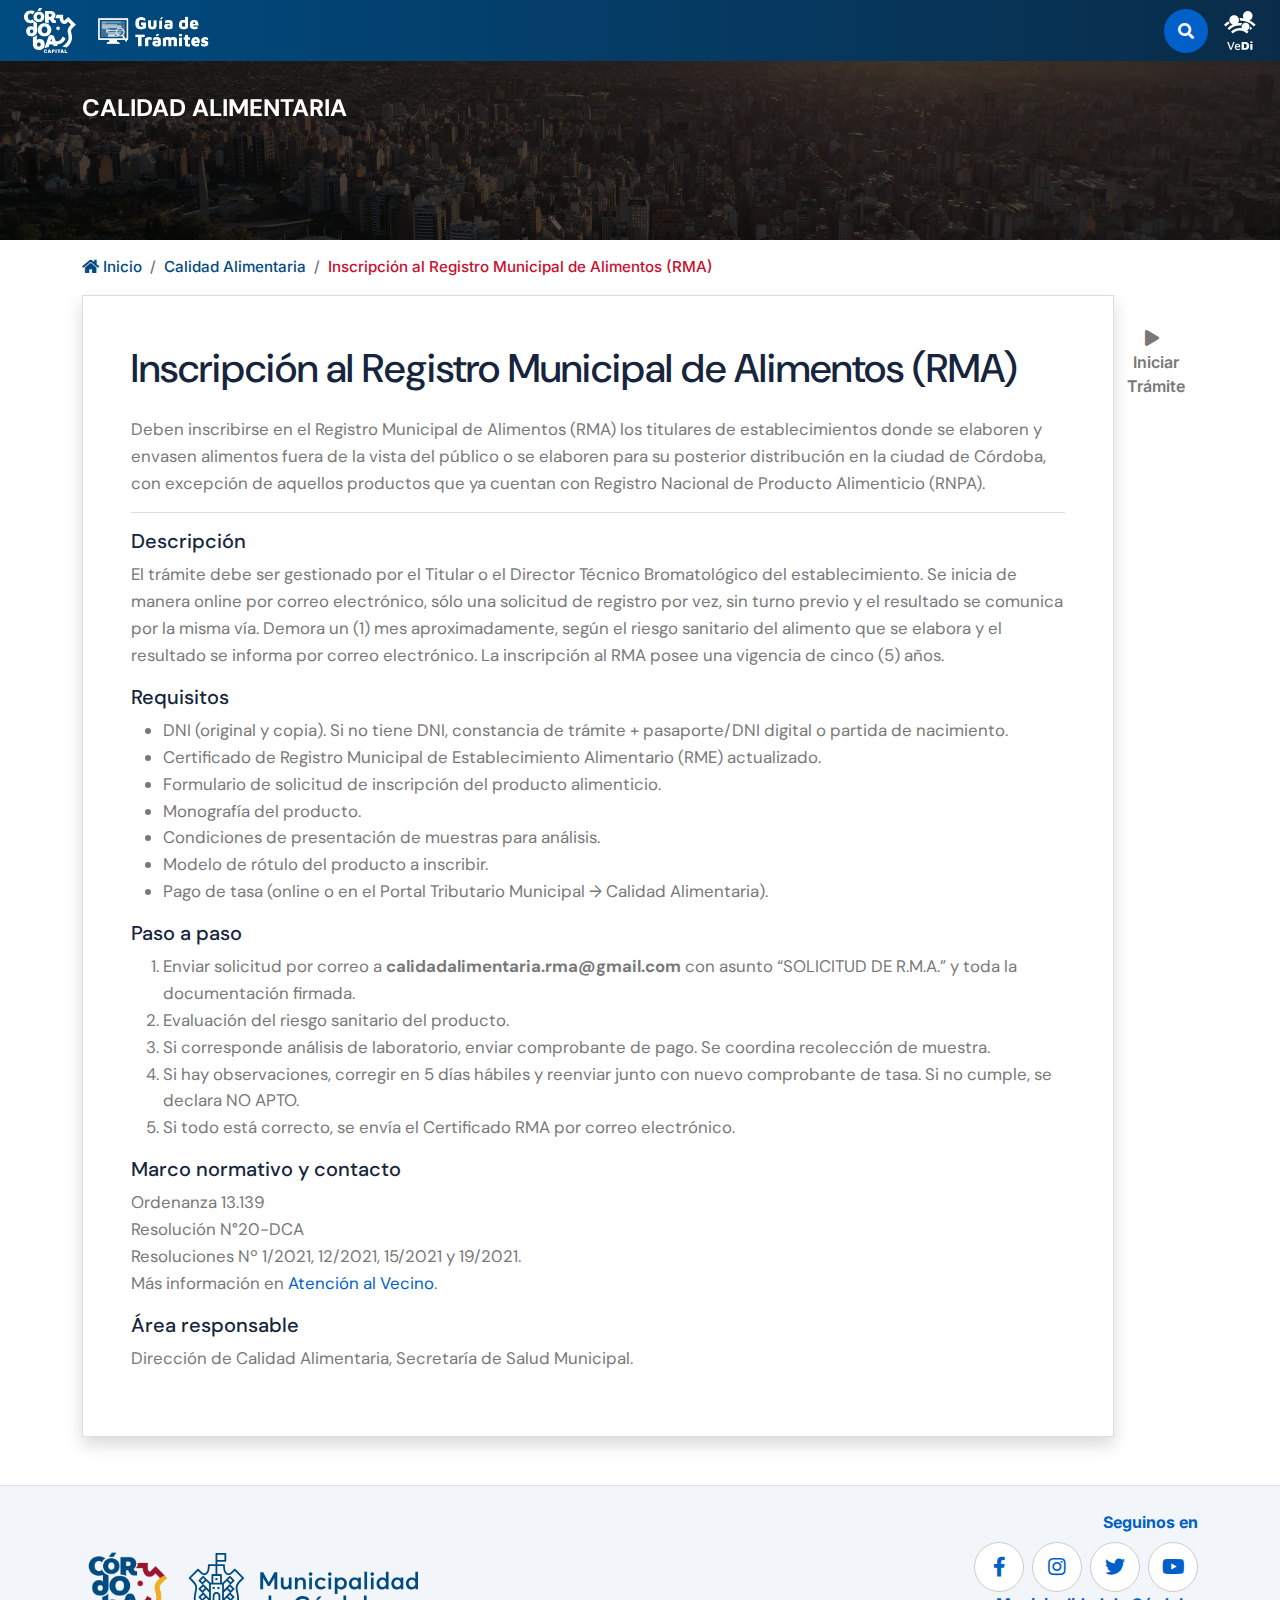
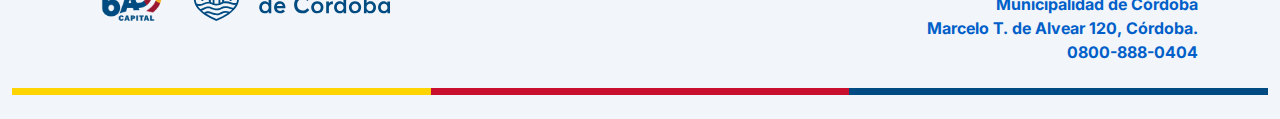
<file: tramite_RMA.html>
<!DOCTYPE html>
<html lang="en">

    <head>
        <meta charset="utf-8">
        <title>Guía de Trámites Municipal</title>
        <meta content="width=device-width, initial-scale=1.0" name="viewport">
        <meta content="" name="keywords">
        <meta content="" name="description">

        <!-- Google Web Fonts -->
        <link rel="preconnect" href="https://fonts.googleapis.com">
        <link rel="preconnect" href="https://fonts.gstatic.com" crossorigin>
        <link href="https://fonts.googleapis.com/css2?family=DM+Sans:ital,opsz,wght@0,9..40,100..1000;1,9..40,100..1000&family=Inter:slnt,wght@-10..0,100..900&display=swap" rel="stylesheet">

        <!-- Icon Font Stylesheet -->
        <link rel="stylesheet" href="https://use.fontawesome.com/releases/v5.15.4/css/all.css"/>
        <link href="https://cdn.jsdelivr.net/npm/bootstrap-icons@1.4.1/font/bootstrap-icons.css" rel="stylesheet">

        <!-- Libraries Stylesheet -->
        <link rel="stylesheet" href="lib/animate/animate.min.css"/>
        <link href="lib/lightbox/css/lightbox.min.css" rel="stylesheet">
        <link href="lib/owlcarousel/assets/owl.carousel.min.css" rel="stylesheet">


        <!-- Customized Bootstrap Stylesheet -->
        <link href="css/bootstrap.min.css" rel="stylesheet">

        <!-- Template Stylesheet -->
        <link href="css/style.css" rel="stylesheet">
    </head>

    <body>

        <!-- Spinner Start -->
        <div id="spinner" class="show bg-white position-fixed translate-middle w-100 vh-100 top-50 start-50 d-flex align-items-center justify-content-center">
            <div class="spinner-border text-primary" style="width: 3rem; height: 3rem;" role="status">
                <span class="sr-only">Loading...</span>
            </div>
        </div>
        <!-- Spinner End -->

        <!-- Start Header Guía de Trámites -->
        <div class="container-fluid px-0">
            <header class="gt-header d-flex justify-content-between align-items-center px-4 py-2">
                <!-- Izquierda -->
                <div class="d-flex align-items-center gap-3">
                    <a href="https://cordoba.gob.ar/" target="_blank" rel="noopener">
                        <img src="img/logo_muni_blanco.svg" alt="Municipalidad de Córdoba" class="logo-header" />
                    </a>
                    <a href="index.html">
                        <img src="img/logo_gt_blanco.png" alt="Logo Guía de Trámites" class="logo-header" />
                    </a>
                </div>

                <!-- Derecha -->
                <div class="d-flex align-items-center gap-3">
                    <button class="btn btn-primary btn-md-square rounded-circle flex-shrink-0" data-bs-toggle="modal" data-bs-target="#searchModal">
                        <i class="fas fa-search"></i>
                    </button>
                    <a href="https://vedi.cordoba.gob.ar/" target="_blank" rel="noopener">
                        <img src="img/vedi.svg" alt="VeDi" class="logo-vedi" />
                    </a>
                </div>
            </header>
        </div>
        <!-- End Header Gúia de Trámites-->

        <!-- Modal Search Start -->
        <div class="modal fade" id="searchModal" tabindex="-1" aria-labelledby="exampleModalLabel" aria-hidden="true">
            <div class="modal-dialog modal-fullscreen">
                <div class="modal-content rounded-0">
                    <div class="modal-header">
                        <button type="button" class="btn-close" data-bs-dismiss="modal" aria-label="Close"></button>
                    </div>
                    <div class="modal-body d-flex align-items-center bg-primary">
                        <div class="input-group w-75 mx-auto d-flex">
                            <input type="search" class="form-control p-3" placeholder="Buscar tramite..." aria-describedby="search-icon-1">
                            <span id="search-icon-1" class="btn bg-light border nput-group-text p-3"><i class="fa fa-search"></i></span>
                        </div>
                    </div>
                </div>
            </div>
        </div>
        <!-- Modal Search End -->


        <!-- Carousel Start -->
        <div class="header-carousel owl-carousel">
            <div class="header-carousel-item position-relative"
                style="background-image: url('img/gob_abierto_4-03.png'); background-size: cover; background-position: center; height: 240px;">
                <!-- Capa de oscurecimiento -->
                <div class="position-absolute top-0 start-0 w-100 h-100" style="background: rgba(0,0,0,0.4); z-index:1;"></div>

                <div class="carousel-caption position-relative" style="z-index:2;">
                    <div class="container">
                        <div class="row g-7 align-items-center">
                            <div class="col-lg-7 animated fadeInLeft">
                                <div class="text-sm-center text-md-start">
                                    <h4 class="text-white text-uppercase fw-bold mb-4">Calidad Alimentaria</h4>
                                </div>
                            </div>
                        </div>
                    </div>
                </div>
            </div>
        </div>
        <!-- Carousel End -->


        <!-- Trámite Start -->
        <div class="container my-3">
            <nav aria-label="breadcrumb">
                <ol class="breadcrumb breadcrumb-custom">
                    <li class="breadcrumb-item"><a href="index.html"><i class="fas fa-home me-1"></i>Inicio</a></li>
                    <li class="breadcrumb-item"><a href="calidad_alimentaria.html">Calidad Alimentaria</a></li>
                    <li class="breadcrumb-item active" aria-current="page">Inscripción al Registro Municipal de Alimentos (RMA)</li>
                </ol>
            </nav>
        </div>
        <div class="container mt-2 mb-5 d-flex justify-content-center">
            <div class="tramite-hoja p-5 shadow">
                <h1 class="mb-4">Inscripción al Registro Municipal de Alimentos (RMA)</h1>
                <p>Deben inscribirse en el Registro Municipal de Alimentos (RMA) los titulares de establecimientos donde se elaboren y envasen alimentos fuera de la vista del público o se elaboren para su posterior distribución en la ciudad de Córdoba, con excepción de aquellos productos que ya cuentan con Registro Nacional de Producto Alimenticio (RNPA).</p>

                <hr>

                <h5>Descripción</h5>
                <p>El trámite debe ser gestionado por el Titular o el Director Técnico Bromatológico del establecimiento. Se inicia de manera online por correo electrónico, sólo una solicitud de registro por vez, sin turno previo y el resultado se comunica por la misma vía. Demora un (1) mes aproximadamente, según el riesgo sanitario del alimento que se elabora y el resultado se informa por correo electrónico. La inscripción al RMA posee una vigencia de cinco (5) años. </p>

                <h5>Requisitos</h5>
                <ul>
                    <li>DNI (original y copia). Si no tiene DNI, constancia de trámite + pasaporte/DNI digital o partida de nacimiento.</li>
                    <li>Certificado de Registro Municipal de Establecimiento Alimentario (RME) actualizado.</li>
                    <li>Formulario de solicitud de inscripción del producto alimenticio.</li>
                    <li>Monografía del producto.</li>
                    <li>Condiciones de presentación de muestras para análisis.</li>
                    <li>Modelo de rótulo del producto a inscribir.</li>
                    <li>Pago de tasa (online o en el Portal Tributario Municipal → Calidad Alimentaria).</li>
                </ul>

                <h5>Paso a paso</h5>
                <ol>
                    <li>Enviar solicitud por correo a <strong>calidadalimentaria.rma@gmail.com</strong> con asunto “SOLICITUD DE R.M.A.” y toda la documentación firmada.</li>
                    <li>Evaluación del riesgo sanitario del producto.</li>
                    <li>Si corresponde análisis de laboratorio, enviar comprobante de pago. Se coordina recolección de muestra.</li>
                    <li>Si hay observaciones, corregir en 5 días hábiles y reenviar junto con nuevo comprobante de tasa. Si no cumple, se declara NO APTO.</li>
                    <li>Si todo está correcto, se envía el Certificado RMA por correo electrónico.</li>
                </ol>

                <h5>Marco normativo y contacto</h5>
                <p>
                    Ordenanza 13.139<br> 
                    Resolución N°20-DCA<br> 
                    Resoluciones Nº 1/2021, 12/2021, 15/2021 y 19/2021.<br>
                    Más información en <a href="https://cordoba.gob.ar/atencion-al-vecino/" target="_blank">Atención al Vecino</a>.
                </p>
                <h5>Área responsable</h5>
                <p>
                    Dirección de Calidad Alimentaria, Secretaría de Salud Municipal.
                </p>
            </div>
            <div class="text-end mt-4">
                <a class="btn btn-iniciar-tramite">
                <i class="fas fa-play me-2"></i>Iniciar Trámite
                </a>
            </div>
        </div>

        <!-- Trámite End -->


        <!-- Footer Start -->
        <div class="container-fluid bg-light py-4 border-top">
            <div class="container">
                <div class="row align-items-center justify-content-between">

                    <!-- Logos -->
                    <div class="col-md-6 d-flex align-items-center mb-3 mb-md-0">
                        <img src="img/cropped-Logo-Color_Mesa-de-trabajo-1.png" alt="Logo Córdoba" style="height: 90px;" class="me-3">
                        <img src="img/logo-muni.svg" alt="Logo Municipalidad" style="height: 70px;">
                    </div>

                    <!-- Info institucional -->
                    <div class="col-md-6 text-md-end text-center">
                      <p class="mb-1 footer-text">Seguinos en</p>
                      <div class="footer-btn d-flex justify-content-md-end justify-content-center mt-2">
                        <a class="btn btn-lg-square rounded-circle me-2 social-icon" href="#"><i class="fab fa-facebook-f"></i></a>
                        <a class="btn btn-lg-square rounded-circle me-2 social-icon" href="#"><i class="fab fa-instagram"></i></a>
                        <a class="btn btn-lg-square rounded-circle me-2 social-icon" href="#"><i class="fab fa-twitter"></i></a>
                        <a class="btn btn-lg-square rounded-circle social-icon" href="#"><i class="fab fa-youtube"></i></a>
                      </div>
                      <p class="mb-0 footer-text fw-bold">Municipalidad de Córdoba</p>
                      <p class="mb-0 footer-text fw-bold">Marcelo T. de Alvear 120, Córdoba.</p>
                      <p class="mb-0 footer-text fw-bold">0800-888-0404</p>
                    </div>
                </div>
            </div>

            <!-- Línea tricolor inferior -->
            <div class="mt-4" style="height: 7px; display: flex;">
                <div style="flex: 1; background-color: #FFD400;"></div> <!-- Amarillo -->
                <div style="flex: 1; background-color: #C8102E;"></div> <!-- Rojo -->
                <div style="flex: 1; background-color: #004B81;"></div> <!-- Azul -->
            </div>
        </div>
            
        <!-- Footer End -->

        
        <!-- JavaScript Libraries -->
        <script src="https://ajax.googleapis.com/ajax/libs/jquery/3.6.4/jquery.min.js"></script>
        <script src="https://cdn.jsdelivr.net/npm/bootstrap@5.0.0/dist/js/bootstrap.bundle.min.js"></script>
        <script src="lib/wow/wow.min.js"></script>
        <script src="lib/easing/easing.min.js"></script>
        <script src="lib/waypoints/waypoints.min.js"></script>
        <script src="lib/counterup/counterup.min.js"></script>
        <script src="lib/lightbox/js/lightbox.min.js"></script>
        <script src="lib/owlcarousel/owl.carousel.min.js"></script>
        

        <!-- Template Javascript -->
        <script src="js/main.js"></script>
    </body>

</html>
</file>
<file: css/style.css>
/*** Spinner Start ***/
#spinner {
    opacity: 0;
    visibility: hidden;
    transition: opacity .5s ease-out, visibility 0s linear .5s;
    z-index: 99999;
}

#spinner.show {
    transition: opacity .5s ease-out, visibility 0s linear 0s;
    visibility: visible;
    opacity: 1;
}
/*** Spinner End ***/

.back-to-top {
    position: fixed;
    right: 30px;
    bottom: 30px;
    transition: 0.5s;
    z-index: 99;
}


/*** Button Start ***/
.btn {
    font-weight: 600;
    transition: .5s;
}

.btn-square {
    width: 32px;
    height: 32px;
}

.btn-sm-square {
    width: 34px;
    height: 34px;
}

.btn-md-square {
    width: 44px;
    height: 44px;
}

.btn-lg-square {
    width: 56px;
    height: 56px;
}

.btn-xl-square {
    width: 66px;
    height: 66px;
}

.btn-square,
.btn-sm-square,
.btn-md-square,
.btn-lg-square,
.btn-xl-square {
    padding: 0;
    display: flex;
    align-items: center;
    justify-content: center;
    font-weight: normal;
}

.btn.btn-primary {
    color: var(--bs-white);
    border: none;
}

.btn.btn-primary:hover {
    background: var(--bs-dark);
    color: var(--bs-white);
}

.btn.btn-light {
    color: var(--bs-primary);
    border: none;
}

.btn.btn-light:hover {
    color: var(--bs-white);
    background: var(--bs-dark);
}

.btn.btn-dark {
    color: var(--bs-white);
    border: none;
}

.btn.btn-dark:hover {
    color: var(--bs-primary);
    background: var(--bs-light);
}


/*** Topbar Start ***/ 
.topbar .dropdown-toggle::after {
    border: none;
    content: "\f107";
    font-family: "Font Awesome 5 Free";
    font-weight: 600;
    vertical-align: middle;
    margin-left: 8px;
    color: var(--bs-primary);
}

.topbar .dropdown .dropdown-menu a:hover {
    background: var(--bs-primary);
    color: var(--bs-white);
}

.topbar .dropdown .dropdown-menu {
    transform: rotateX(0deg);
    visibility: visible;
    background: var(--bs-light);
    padding-top: 10px;
    border: 0;
    transition: .5s;
    opacity: 1;
}
/*** Topbar End ***/


/*** Navbar Start ***/
.nav-bar {
    background: linear-gradient(to right, #015FC9, #ffffff); /* De azul a blanco */
    transition: 1s;
}

.navbar-light .navbar-brand img {
    max-height: 60px;
    transition: .5s;
}

.nav-bar .navbar-light .navbar-brand img {
    max-height: 50px;
}

.navbar .navbar-nav .nav-item .nav-link {
    padding: 0;
}

.navbar .navbar-nav .nav-item {
    display: flex;
    align-items: center;
    padding: 15px;
}

.navbar-light .navbar-nav .nav-item:hover,
.navbar-light .navbar-nav .nav-item.active,
.navbar-light .navbar-nav .nav-item:hover .nav-link,
.navbar-light .navbar-nav .nav-item.active .nav-link {
    color: var(--bs-primary);
}

@media (max-width: 991px) {
    .navbar {
        padding: 20px 0;
    }

    .navbar .navbar-nav .nav-link {
        padding: 0;
    }

    .navbar .navbar-nav .nav-item {
        display: flex;
        padding: 20px;
        flex-direction: column;
        justify-content: start;
        align-items: start;
    }

    .navbar .navbar-nav .nav-btn {
        display: flex;
        justify-content: start;
    }

    .navbar .navbar-nav {
        width: 100%;
        display: flex;
        margin-top: 20px;
        padding-bottom: 20px;
        background: var(--bs-light);
        border-radius: 10px;
    }

    .navbar.navbar-expand-lg .navbar-toggler {
        padding: 8px 15px;
        border: 1px solid var(--bs-primary);
        color: var(--bs-primary);
    }
}

.navbar .dropdown-toggle::after {
    border: none;
    content: "\f107";
    font-family: "Font Awesome 5 Free";
    font-weight: 600;
    vertical-align: middle;
    margin-left: 8px;
}

.dropdown .dropdown-menu .dropdown-item:hover {
    background: var(--bs-primary);
    color: var(--bs-white);
}

@media (min-width: 992px) {
    .navbar {
        padding: 20px 0;
    }

    .navbar .nav-btn {
        display: flex;
        align-items: center;
        justify-content: end;
    }

    .navbar .navbar-nav {
        width: 100%;
        display: flex;
        justify-content: center;
        align-items: center;
        background: var(--bs-light);
        border-radius: 10px;
    }

    .navbar .navbar-nav .nav-btn {
        width: 100%;
        display: flex;
        margin-left: auto;
    }

    .navbar .nav-item .dropdown-menu {
        display: block;
        visibility: hidden;
        top: 100%;
        transform: rotateX(-75deg);
        transform-origin: 0% 0%;
        border: 0;
        border-radius: 10px;
        transition: .5s;
        opacity: 0;
    }

    .navbar .nav-item:hover .dropdown-menu {
        transform: rotateX(0deg);
        visibility: visible;
        margin-top: 20px;
        background: var(--bs-light);
        transition: .5s;
        opacity: 1;
    }
}
/*** Navbar End ***/


/*** Carousel Hero Header Start ***/
.header-carousel .header-carousel-item {
    height: 380px;
}

.header-carousel .owl-nav .owl-prev,
.header-carousel .owl-nav .owl-next {
    position: absolute;
    width: 60px;
    height: 60px;
    border-radius: 60px;
    background: var(--bs-light);
    color: var(--bs-primary);
    font-size: 26px;
    display: flex;
    align-items: center;
    justify-content: center;
    transition: 0.5s;
}

.header-carousel .owl-nav .owl-prev {
    bottom: 30px;
    left: 50%;
    transform: translateX(-50%);
    margin-left: 30px;
}
.header-carousel .owl-nav .owl-next {
    bottom: 30px;
    right: 50%;
    transform: translateX(-50%);
    margin-right: 30px;
}

.header-carousel .owl-nav .owl-prev:hover,
.header-carousel .owl-nav .owl-next:hover {
    box-shadow: inset 0 0 100px 0 var(--bs-secondary);
    color: var(--bs-white);
}

.header-carousel .header-carousel-item .carousel-caption {
    position: absolute;
    width: 100%;
    height: 100%;
    left: 0;
    bottom: 0;
    background: rgba(0, 0, 0, .2);
    display: flex;
    align-items: center;
}

@media (max-width: 991px) {
    .header-carousel .header-carousel-item .carousel-caption {
        padding-top: 50px;
    }

    .header-carousel .header-carousel-item {
        height: 1300px;
    }
}

@media (max-width: 767px) {
    .header-carousel .header-carousel-item {
        height: 300px;
    }

    .header-carousel .owl-nav .owl-prev {
        bottom: -30px;
        left: 50%;
        transform: translateX(-50%);
        margin-left: -45px;
    }

    .header-carousel .owl-nav .owl-next {
        bottom: -30px;
        left: 50%;
        transform: translateX(-50%);
        margin-left: 45px;
    }
}
/*** Carousel Hero Header End ***/


/*** Single Page Hero Header Start ***/
.bg-breadcrumb {
    position: relative;
    overflow: hidden;
    background: linear-gradient(rgba(1, 95, 201, 0.9), rgba(0, 0, 0, 0.2)), url(../img/bg-breadcrumb.jpg);
    background-position: center center;
    background-repeat: no-repeat;
    background-size: cover;
    padding: 60px 0 60px 0;
    transition: 0.5s;
}

.bg-breadcrumb .breadcrumb {
    position: relative;
}

.bg-breadcrumb .breadcrumb .breadcrumb-item a {
    color: var(--bs-white);
}
/*** Single Page Hero Header End ***/


/*** Feature Start ***/
.feature .feature-item {
    border-radius: 10px;
    background: var(--bs-white);
    transition: 0.5s;
    min-height: 380px;
    display: flex;
    flex-direction: column;
    justify-content: space-between;
}

.feature .feature-item:hover {
    background: var(--bs-primary);
}

.feature .feature-item .feature-icon {
    position: relative;
    width: 100px;
    display: inline-flex;
    align-items: center;
    justify-content: center;
    border-bottom-left-radius: 10px;
    border-bottom-right-radius: 10px;
    background: var(--bs-light);
}

.feature .feature-item:hover .feature-icon i {
    z-index: 9;
}

.feature .feature-item .feature-icon::after {
    content: "";
    position: absolute;
    width: 100%;
    height: 0;
    top: 0;
    left: 0;
    border-bottom-left-radius: 10px;
    border-bottom-right-radius: 10px;
    background: var(--bs-dark);
    transition: 0.5s;
    z-index: 1;
}

.feature .feature-item:hover .feature-icon::after {
    height: 100%;
}

.feature .feature-item .feature-icon {
    color: var(--bs-primary);
}

.feature .feature-item .feature-icon,
.feature .feature-item h4,
.feature .feature-item p {
    transition: 0.5s;
}

.feature .feature-item:hover .feature-icon {
    color: var(--bs-white);
}
.feature .feature-item:hover h4,
.feature .feature-item:hover p {
    color: var(--bs-white);
}

.feature .feature-item:hover a.btn {
    background: var(--bs-white);
    color: var(--bs-primary);
}

.feature .feature-item:hover a.btn:hover {
    background: var(--bs-dark);
    color: var(--bs-white);
}
/*** Feature End ***/


/*** Service Start ***/
.service .service-item {
    border-radius: 10px;
}
.service .service-item .service-img {
    position: relative;
    overflow: hidden;
    border-top-left-radius: 10px;
    border-top-right-radius: 10px;
}

.service .service-item .service-img img {
    transition: 0.5s;
}

.service .service-item:hover .service-img img {
    transform: scale(1.1);
}

.service .service-item .service-img::after {
    content: "";
    position: absolute;
    width: 100%;
    height: 0;
    top: 0;
    left: 0;
    border-top-left-radius: 10px;
    border-top-right-radius: 10px;
    background: rgba(1, 95, 201, .2);
    transition: 0.5s;
    z-index: 1;
}

.service .service-item:hover .service-img::after {
    height: 100%;
}

.service .service-item .service-img .service-icon {
    position: absolute;
    width: 70px;
    bottom: 0;
    right: 25px;
    border-top-left-radius: 10px;
    border-top-right-radius: 10px;
    background: var(--bs-light);
    display: flex;
    align-items: center;
    justify-content: center;
    transition: 0.5s;
    z-index: 9;
}

.service .service-item .service-img .service-icon i {
    color: var(--bs-primary);
    transition: 0.5s;
}

.service .service-item:hover .service-img .service-icon i {
    transform: rotateX(360deg);
    color: var(--bs-white);
}

.service .service-item:hover .service-img .service-icon {
    bottom: 0;
    color: var(--bs-white);
    background: var(--bs-primary);
}

.service .service-content {
    position: relative;
    border-bottom-left-radius: 10px;
    border-bottom-right-radius: 10px;
    background: var(--bs-light);
}

.service .service-item .service-content .service-content-inner {
    position: relative;
    z-index: 9;
}

.service .service-item .service-content .service-content-inner .h4,
.service .service-item .service-content .service-content-inner p {
    transition: 0.5s;
}

.service .service-item:hover .service-content .service-content-inner .h4,
.service .service-item:hover .service-content .service-content-inner p {
    color: var(--bs-white);
}

.service .service-item:hover .service-content .service-content-inner .btn.btn-primary {
    color: var(--bs-primary);
    background: var(--bs-white);
}

.service .service-item:hover .service-content .service-content-inner .btn.btn-primary:hover {
    color: var(--bs-white);
    background: var(--bs-dark);
}

.service .service-item:hover .service-content .service-content-inner .h4:hover {
    color: var(--bs-dark);
}

.service .service-item .service-content::after {
    content: "";
    position: absolute;
    width: 100%;
    height: 0;
    bottom: 0;
    left: 0;
    border-bottom-left-radius: 10px;
    border-bottom-right-radius: 10px;
    background: var(--bs-primary);
    transition: 0.5s;
    z-index: 1;
}

.service .service-item:hover .service-content::after {
    height: 100%;
}
/*** Service End ***/


/*** FAQs Start ***/
.faq-section .accordion .accordion-item .accordion-header .accordion-button {
    color: var(--bs-white);
    background: rgba(1, 95, 201, .8);
    font-size: 18px;
}

.faq-section .accordion .accordion-item .accordion-header .accordion-button.collapsed {
    color: var(--bs-primary);
    background: var(--bs-light);
}
/*** FAQs End ***/


/*** Blog Start ***/
.blog .blog-item {
    border-radius: 10px;
    transition: 0.5s;
}

.blog .blog-item:hover {
    box-shadow: 0 0 45px rgba(0, 0, 0, .1);
}

.blog .blog-item:hover .blog-content {
    background: var(--bs-white);
}

.blog .blog-item .blog-img {
    border-top-left-radius: 10px;
    border-top-right-radius: 10px;
    position: relative;
    overflow: hidden;
}

.blog .blog-item .blog-img img {
    transition: 0.5s;
}

.blog .blog-item:hover .blog-img img {
    transform: scale(1.2);
}

.blog .blog-item .blog-img::after {
    content: "";
    position: absolute;
    width: 100%;
    height: 0;
    top: 0;
    left: 0;
    border-top-left-radius: 10px;
    border-top-right-radius: 10px;
    background: rgba(1, 95, 201, .2);
    transition: 0.5s;
    z-index: 1;
}

.blog .blog-item:hover .blog-img::after {
    height: 100%;
}

.blog .blog-item .blog-img .blog-categiry {
    position: absolute;
    bottom: 0;
    right: 0;
    border-top-left-radius: 10px;
    display: inline-flex;
    color: var(--bs-white);
    background: var(--bs-primary);
    z-index: 9;
}

.blog .blog-item .blog-content {
    border-bottom-left-radius: 10px;
    border-bottom-right-radius: 10px;
    background: var(--bs-light);
}

.blog .blog-item .blog-content a.btn {
    color: var(--bs-dark);
}

.blog .blog-item:hover .blog-content a.btn:hover {
    color: var(--bs-primary);
}
/*** Blog End ***/


/*** Team Start ***/
.team .team-item .team-img {
    position: relative;
    overflow: hidden;
    border-top-left-radius: 10px;
    border-top-right-radius: 10px;
} 

.team .team-item .team-img img {
    transition: 0.5s;
}

.team .team-item:hover .team-img img {
    transform: scale(1.1);
}

.team .team-item .team-img::after {
    content: "";
    position: absolute;
    width: 100%;
    height: 0;
    top: 0;
    left: 0;
    border-top-left-radius: 10px;
    border-top-right-radius: 10px;
    transition: 0.5s;
}

.team .team-item:hover .team-img::after {
    height: 100%;
    background: rgba(255, 255, 255, 0.3);
}

.team .team-item .team-img .team-icon {
    position: absolute;
    bottom: 20px;
    right: 20px;
    margin-bottom: -100%;
    transition: 0.5s;
    z-index: 9;
}

.team .team-item:hover .team-img .team-icon {
    margin-bottom: 0;
}

.team .team-item .team-title {
    color: var(--bs-white);
    background: var(--bs-primary);
    border-bottom-left-radius: 10px;
    border-bottom-right-radius: 10px;
    transition: 0.5s;
}

.team .team-item .team-title h4 {
    color: var(--bs-white);
}

.team .team-item:hover .team-title {
    background: var(--bs-dark);
}
/*** Team End ***/


/*** Testimonial Start ***/
.testimonial-carousel .owl-stage-outer {
    margin-top: 58px;
    margin-right: -1px;
}

.testimonial .owl-nav .owl-prev {
    position: absolute;
    top: -58px;
    left: 0;
    background: var(--bs-primary);
    color: var(--bs-white);
    padding: 5px 30px;
    border-radius: 30px;
    transition: 0.5s;
}

.testimonial .owl-nav .owl-prev:hover {
    background: var(--bs-dark);
    color: var(--bs-white);
}

.testimonial .owl-nav .owl-next {
    position: absolute;
    top: -58px;
    right: 0;
    background: var(--bs-primary);
    color: var(--bs-white);
    padding: 5px 30px;
    border-radius: 30px;
    transition: 0.5s;
}

.testimonial .owl-nav .owl-next:hover {
    background: var(--bs-dark);
    color: var(--bs-white);
}
/*** Testimonial End ***/


/*** Contact Start ***/
.contact .contact-img {
    position: relative;
}

.contact .contact-img::after {
    content: "";
    position: absolute;
    width: 100%;
    height: 100%;
    top: 0;
    left: 0;
    border-radius: 30% 70% 70% 30% / 30% 30% 70% 70%;
    background: rgba(255, 255, 255, 0.9);
    z-index: 1;
    animation-name: image-efects;
    animation-duration: 10s;
    animation-delay: 1s;
    animation-iteration-count: infinite;
    animation-direction: alternate;
    transition: 0.5s
}

@keyframes image-efects {
    0%  {border-radius: 30% 70% 70% 30% / 30% 30% 70% 70%;}

    25% {border-radius: 35% 65% 27% 73% / 71% 25% 75% 29%;}

    50% {border-radius: 41% 59% 45% 55% / 32% 21% 79% 68%;}

    75% {border-radius: 69% 31% 39% 61% / 70% 83% 17% 30%;}

    100% {border-radius: 30% 70% 70% 30% / 30% 30% 70% 70%;}
}

.contact .contact-img .contact-img-inner {
    position: relative;
    z-index: 9;
}
/*** Contact End ***/


/*** Footer Start ***/
.footer {
    background: var(--bs-dark);
}

.footer .footer-item {
    display: flex;
    flex-direction: column;
}

.footer .footer-item a {
    line-height: 35px;
    color: var(--bs-body);
    transition: 0.5s;
}

.footer .footer-item p {
    line-height: 35px;
}

.footer .footer-item a:hover {
    color: var(--bs-primary);
}

.footer .footer-item .footer-btn a,
.footer .footer-item .footer-btn a i {
    transition: 0.5s;
}

.footer .footer-item .footer-btn a:hover {
    background: var(--bs-white);
}

.footer .footer-item .footer-btn a:hover i {
    color: var(--bs-primary);
}


.footer .footer-item .footer-instagram {
    position: relative;
    overflow: hidden;
}

.footer .footer-item .footer-instagram img {
    transition: 0.5s;
}

.footer .footer-item .footer-instagram:hover img {
    transform: scale(1.2);
}

.footer .footer-item .footer-instagram .footer-search-icon {
    position: absolute;
    width: 100%;
    height: 100%;
    top: 0;
    left: 0;
    display: flex;
    align-items: center;
    justify-content: center;
    transition: 0.5s;
    opacity: 0;
}

.footer .footer-item .footer-instagram:hover .footer-search-icon {
    opacity: 1;
    background: rgba(0, 0, 0, .6);
}

.footer .footer-item .footer-btn a {
    background: var(--bs-light);
    color: var(--bs-primary);
}

.footer .footer-item .footer-btn a:hover {
    background: var(--bs-primary);
}

.footer .footer-item .footer-btn a:hover i {
    color: var(--bs-white);
}

.footer-text {
    color: #015FC9;
    font-weight: bold;
}

.footer-btn .social-icon {
    width: 50px;
    height: 50px;
    font-size: 20px;
    background-color: #fff;
    color: #015FC9;
    border: 1px solid #ccc;
    display: flex;
    align-items: center;
    justify-content: center;
    transition: 0.3s;
}

.footer-btn .social-icon:hover {
    background-color: #015FC9;
    color: #fff;
}

/* Tamaño normal en desktop */
.footer-logo {
    height: 50px;
}

/* Tamaño más chico en pantallas menores a 576px (mobile) */
@media (max-width: 575.98px) {
    .footer-logo {
        height: 35px;
    }
}
/*** Footer End ***/


/* Logo */
.logo-navbar {
    max-height: 60px;
}

.navbar {
    padding: 0.5rem 1rem;
}

.navbar .navbar-nav .nav-link {
    margin: 0 1rem;
}


@media (max-width: 576px) {
    .logo-cba, .logo-tramites {
        height: 35px;
    }
}


/* Botones hover personalizados */
.feature-item.hover-blue:hover,
.service-item.hover-blue:hover {
    background-color: #015FC9 !important;
    color: white;
}

.feature-item.hover-yellow:hover,
.service-item.hover-yellow:hover {
    background-color: #FFD400 !important;
    color: white;
}

/* Colores de íconos al hacer hover según el color */
.feature-item.hover-yellow:hover .feature-icon i,
.service-item.hover-yellow:hover .service-icon i {
    color: white !important;
}

.feature-item.hover-red:hover,
.service-item.hover-red:hover {
    background-color: #C8102E !important;
    color: white;
}

/* Cambiar también íconos y texto si querés consistencia */
.feature-item.hover-blue:hover h4,
.feature-item.hover-blue:hover p,
.feature-item.hover-blue:hover i,
.service-item.hover-blue:hover h4,
.service-item.hover-blue:hover p,
.service-item.hover-blue:hover i {
    color: white;
}

.feature-item.hover-yellow:hover h4,
.feature-item.hover-yellow:hover p,
.feature-item.hover-yellow:hover i,
.service-item.hover-yellow:hover h4,
.service-item.hover-yellow:hover p,
.service-item.hover-yellow:hover i {
    color: black;
}

.feature-item.hover-red:hover h4,
.feature-item.hover-red:hover p,
.feature-item.hover-red:hover i,
.service-item.hover-red:hover h4,
.service-item.hover-red:hover p,
.service-item.hover-red:hover i {
    color: white;
}

/* Mostrar 5 columnas en xl (>=1200px) */
@media (min-width: 1200px) {
  .col-xl-5th {
    width: 20%;
    flex: 0 0 20%;
  }
}

.gt-header {
    background: linear-gradient(to right, #004B81, #092c49); /* azul institucional */
    color: white;
}

.logo-header {
    height: 45px;
}

.logo-vedi {
    height: 40px;
}

.gt-header {
    background: linear-gradient(to right, #004B81, #092c49);
    color: white;
    position: fixed;
    top: 0;
    left: 0;
    right: 0;
    z-index: 1050; /* más que el resto del contenido */
    padding: 0.75rem 1rem;
    box-shadow: 0 2px 8px rgba(0, 0, 0, 0.1);
}

.tramite-hoja {
  background-color: white;
  width: 8000px; /* A4 en px para 96dpi */
  min-height: 1123px; /* A4 altura en px */
  border: 1px solid #ddd;
  box-shadow: 0 4px 15px rgba(0,0,0,0.1);
  font-family: 'DM Sans', sans-serif;
  line-height: 1.6;
  font-size: 1.05rem;
}

.breadcrumb-custom {
  background-color: transparent !important;
  padding: 0;
  margin: 0;
  font-size: 0.95rem;
  font-weight: 500;
}

.breadcrumb-custom .breadcrumb-item a {
  color: #004B81; /* azul institucional */
  text-decoration: none;
}

.breadcrumb-custom .breadcrumb-item.active {
  color: #C8102E; /* rojo institucional */
}

.view-toggle-buttons .btn {
  font-weight: 500;
  padding: 0.35rem 0.75rem;
}

.btn-hoja {
  background-color: #FFD400;
  color: #000;
  border: 1px solid #FFD400;
  font-weight: 500;
  border-radius: 10px;
}

.btn-hoja:hover {
  background-color: #e6bf00;
  border-color: #e6bf00;
}

.btn-acordeon {
  background-color: #004B81;
  color: #000;
  border: 1px solid #004B81;
  font-weight: 500;
  border-radius: 10px;
}

.btn-acordeon:hover {
  background-color: #003864;
  border-color: #003864;
}

.btn-pdf {
  background-color: #333;
  color: white;
  font-weight: 500;
  border: none;
  border-radius: 10px;
}

.btn-pdf:hover {
  background-color: #000;
}


.blog-item {
    min-height: 100%;
    display: flex;
    flex-direction: column;
}

.blog-content {
    flex-grow: 1;
    display: flex;
    flex-direction: column;
    justify-content: space-between;
}

.sidebar {
  position: sticky;
  top: 100px;
  height: 100%;
  background-color: #f8f9fa;
  border-right: 1px solid #ddd;
}

.sidebar .nav-link {
  color: #004B81;
  font-weight: 500;
  padding: 0.5rem 1rem;
}

.sidebar .nav-link.active {
  background-color: #004B81;
  color: white;
  border-radius: 5px;
}

.sidebar .nav li ul {
  list-style: none;
  padding-left: 0.75rem;
}

.sidebar .nav li ul li a {
  font-size: 0.9rem;
  color: #333;
  padding: 0.25rem 0.5rem;
  display: block;
}

.layout {
  display: flex;
  min-height: 100vh;
}

.sidebar-custom {
  width: 250px;
  background-color: #f4f7fa;
  border-right: 1px solid #ccc;
  padding: 20px;
  position: fixed;
  top: 70px; /* o ajustá al alto de tu header */
  bottom: 0;
  left: 0;
  overflow-y: auto;
  z-index: 100;
}

.sidebar-custom h5 {
  font-weight: bold;
  margin-bottom: 1rem;
}

.sidebar-custom .nav {
  list-style: none;
  padding: 0;
  margin: 0;
}

.sidebar-custom .nav > li {
  margin-bottom: 0.5rem;
}

.sidebar-custom .nav a {
  color: #004B81;
  display: block;
  text-decoration: none;
  padding: 5px 10px;
  border-radius: 4px;
  transition: background 0.3s;
}

.sidebar-custom .nav a.active,
.sidebar-custom .nav a:hover {
  background-color: #004B81;
  color: #fff;
}

.sidebar-custom ul ul {
  padding-left: 1rem;
  margin-top: 0.3rem;
}

.contenido-principal {
  margin-left: 250px; /* mismo que el ancho de la sidebar */
  padding: 2rem;
  width: calc(100% - 250px);
}
</file>
